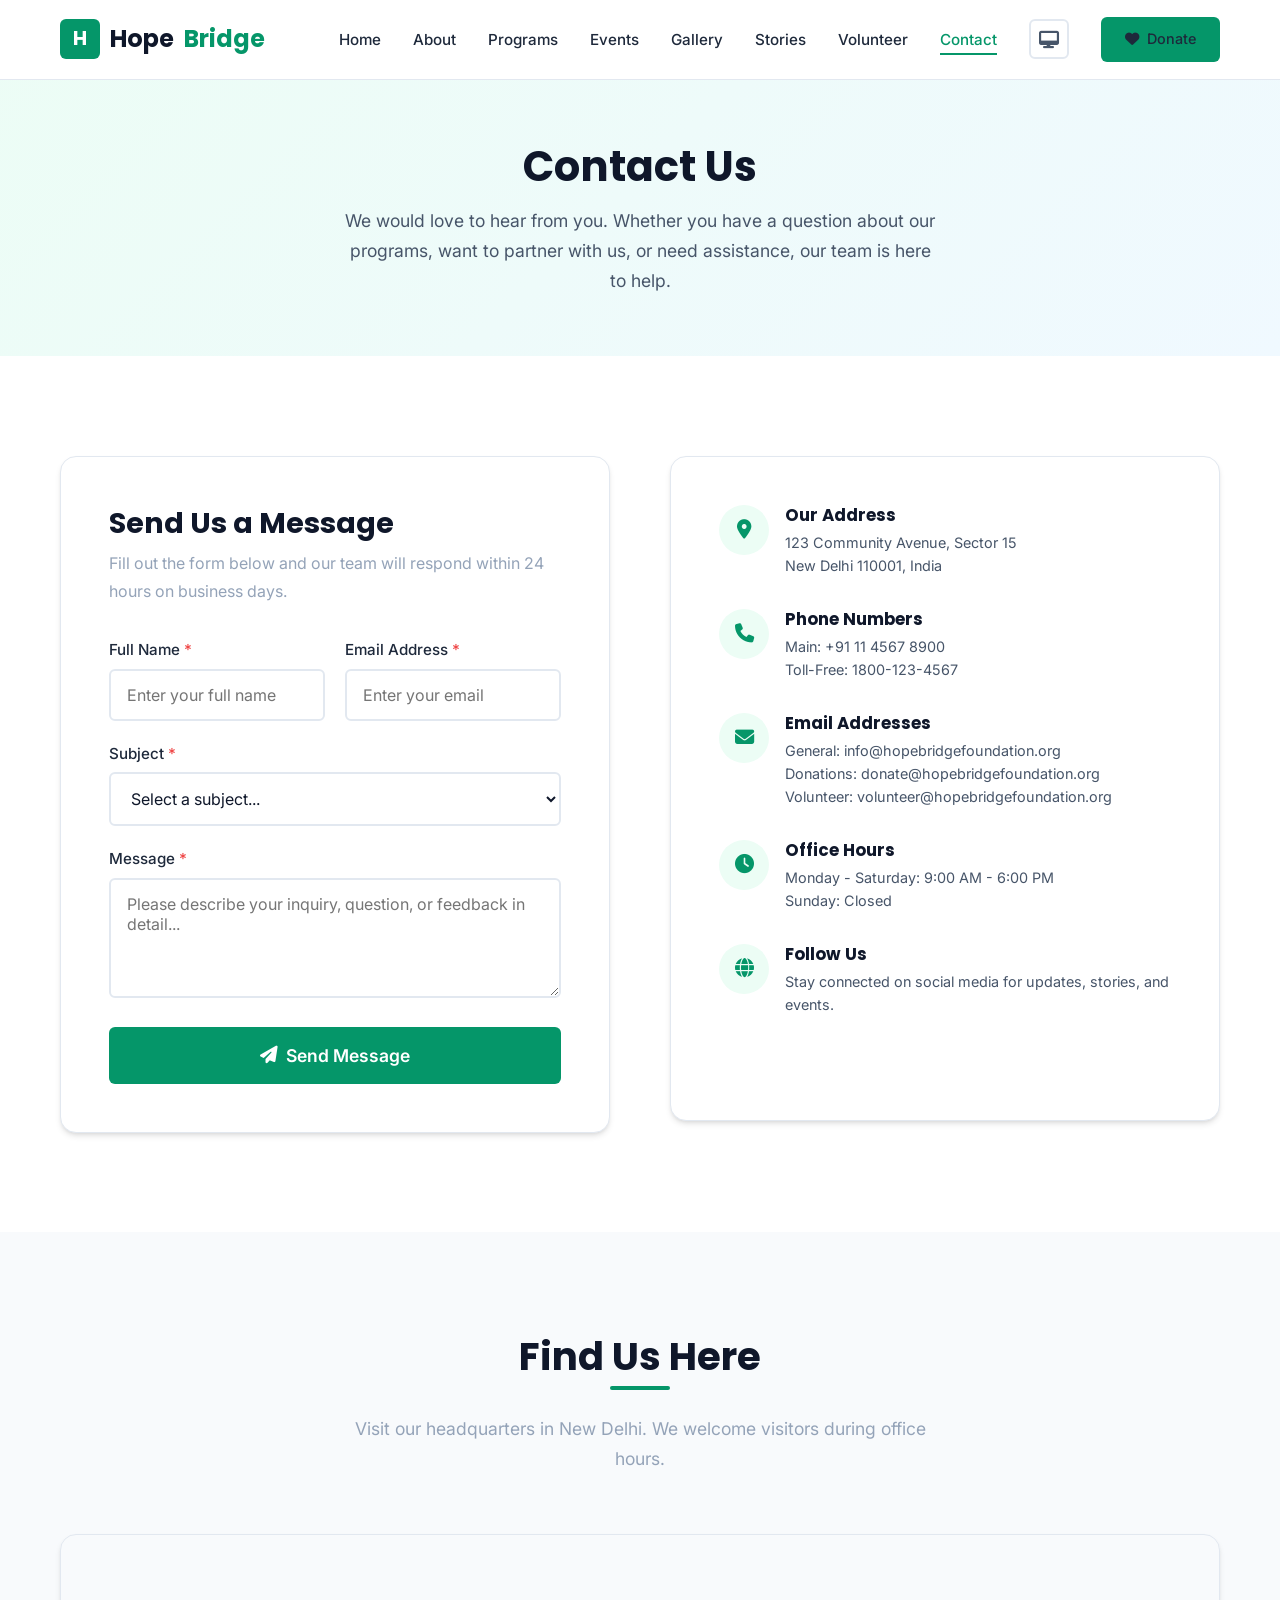
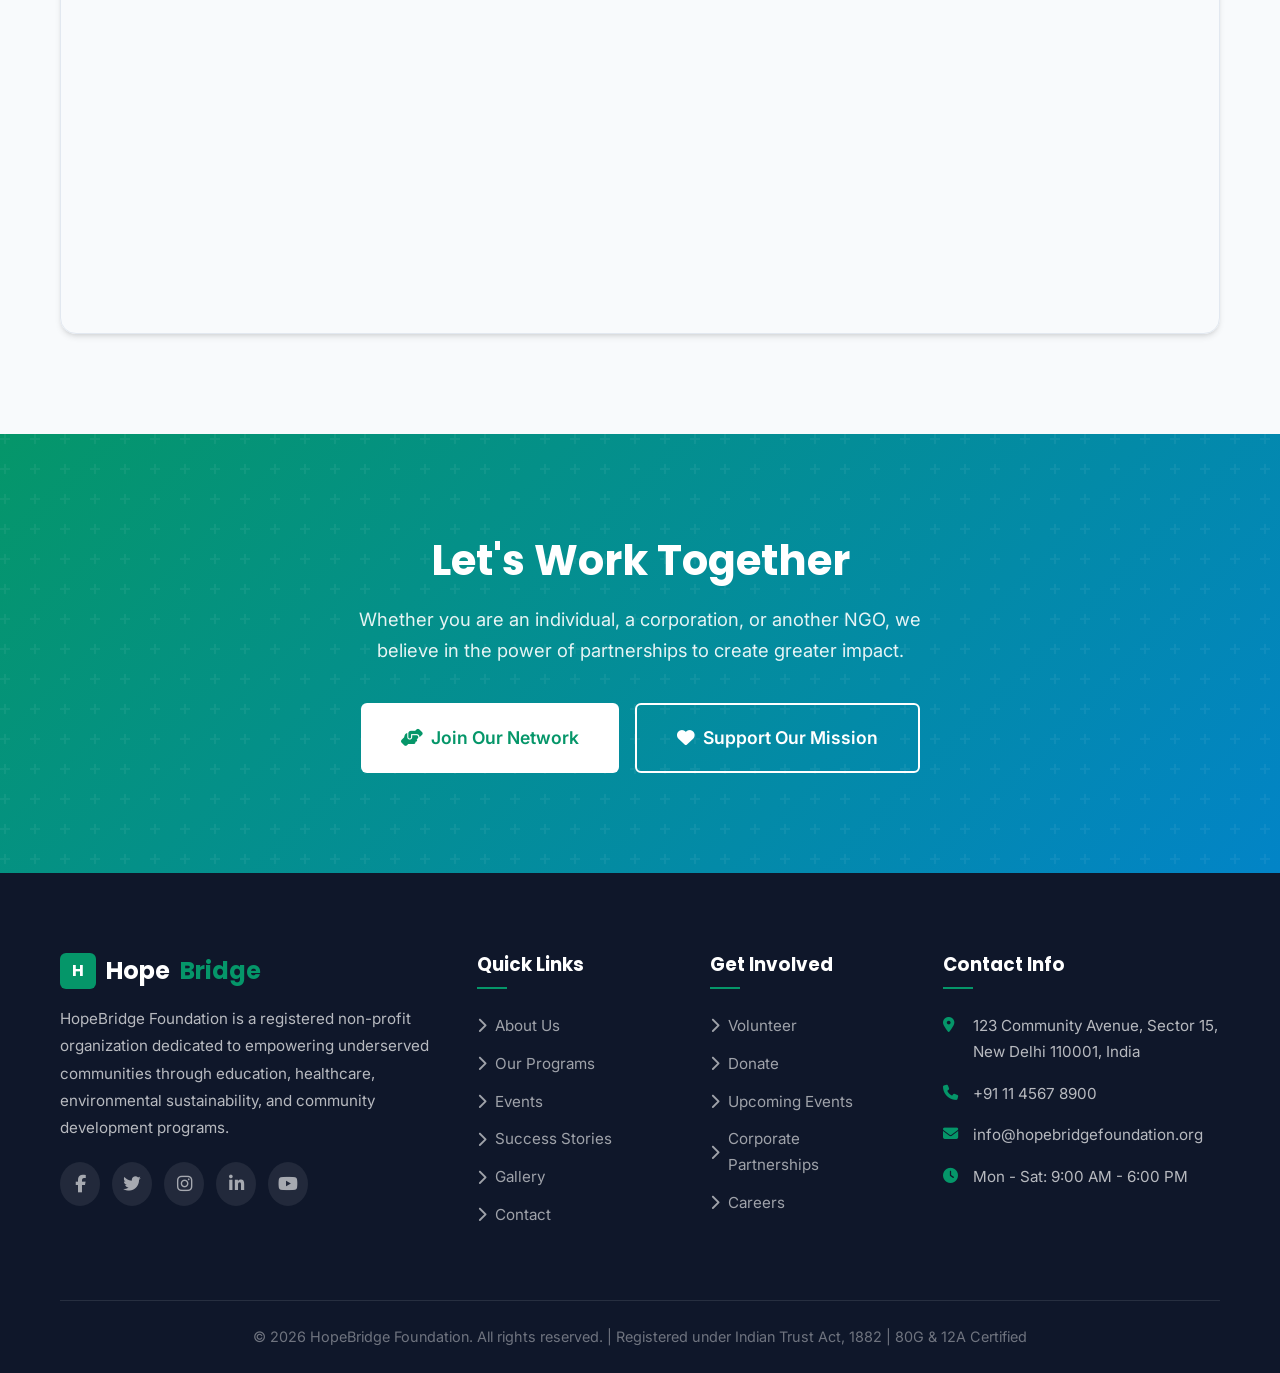
<file: contact.html>
<!DOCTYPE html>
<html lang="en">
<head>
  <meta charset="UTF-8">
  <meta name="viewport" content="width=device-width, initial-scale=1.0">
  <meta name="description" content="Contact HopeBridge Foundation. Reach us by phone, email, or visit our office. We're here to answer your questions about donations, volunteering, and partnerships.">
  <title>Contact Us | HopeBridge Foundation</title>
  <link rel="preconnect" href="https://fonts.googleapis.com">
  <link rel="preconnect" href="https://fonts.gstatic.com" crossorigin>
  <link href="https://fonts.googleapis.com/css2?family=Inter:wght@400;500;600;700&family=Poppins:wght@600;700;800&display=swap" rel="stylesheet">
  <link rel="stylesheet" href="https://cdnjs.cloudflare.com/ajax/libs/font-awesome/6.5.1/css/all.min.css">
  <link rel="stylesheet" href="css/style.css">
  <link rel="stylesheet" href="css/responsive.css">
  <link rel="stylesheet" href="css/theme.css">
  <link rel="icon" type="image/svg+xml" href="data:image/svg+xml,%3Csvg xmlns='http://www.w3.org/2000/svg' viewBox='0 0 100 100'%3E%3Crect width='100' height='100' rx='20' fill='%23059669'/%3E%3Ctext x='50' y='68' font-size='50' text-anchor='middle' fill='white' font-family='Arial' font-weight='bold'%3EH%3C/text%3E%3C/svg%3E">
</head>
<body>
  <nav class="navbar" role="navigation" aria-label="Main navigation">
    <div class="container">
      <a href="index.html" class="nav-brand">
        <div class="brand-icon">H</div>
        Hope<span>Bridge</span>
      </a>
      <ul class="nav-links" id="navLinks">
        <li><a href="index.html">Home</a></li>
        <li><a href="about.html">About</a></li>
        <li><a href="programs.html">Programs</a></li>
        <li><a href="events.html">Events</a></li>
        <li><a href="gallery.html">Gallery</a></li>
        <li><a href="stories.html">Stories</a></li>
        <li><a href="volunteer.html">Volunteer</a></li>
        <li><a href="contact.html" class="active">Contact</a></li>
        <li><button class="theme-toggle" id="themeToggle" aria-label="Light mode">
            <i class="theme-icon fas fa-sun"></i>
            <span class="theme-tooltip">Light mode</span>
          </button></li>
        <li><a href="donate.html" class="btn btn-primary btn-sm"><i class="fas fa-heart"></i> Donate</a></li>
      </ul>
      <button class="nav-toggle" id="navToggle" aria-label="Toggle navigation menu">
        <span></span>
        <span></span>
        <span></span>
      </button>
    </div>
  </nav>

  <section class="page-header">
    <div class="container">
      <h1>Contact Us</h1>
      <p>We would love to hear from you. Whether you have a question about our programs, want to partner with us, or need assistance, our team is here to help.</p>
    </div>
  </section>

  <section class="section">
    <div class="container">
      <div class="form-section">
        <div class="form-container reveal-left">
          <h2>Send Us a Message</h2>
          <p>Fill out the form below and our team will respond within 24 hours on business days.</p>

          <!-- Success Message -->
          <div class="success-message" id="contactSuccess">
            <div class="success-icon"><i class="fas fa-check-circle"></i></div>
            <h3>Message Sent Successfully!</h3>
            <p>Thank you for reaching out. Our team will review your message and get back to you within 24 hours on business days.</p>
            <button class="btn btn-primary" onclick="resetForm('contactForm', 'contactSuccess')">Send Another Message</button>
          </div>

          <form id="contactForm" novalidate>
            <div class="form-row">
              <div class="form-group">
                <label for="contactName">Full Name <span class="required">*</span></label>
                <input type="text" id="contactName" name="contactName" class="form-control" placeholder="Enter your full name" required>
                <div class="error-message" id="contactNameError">Please enter your name.</div>
              </div>
              <div class="form-group">
                <label for="contactEmail">Email Address <span class="required">*</span></label>
                <input type="email" id="contactEmail" name="contactEmail" class="form-control" placeholder="Enter your email" required>
                <div class="error-message" id="contactEmailError">Please enter a valid email address.</div>
              </div>
            </div>
            <div class="form-group">
              <label for="contactSubject">Subject <span class="required">*</span></label>
              <select id="contactSubject" name="contactSubject" class="form-control" required>
                <option value="">Select a subject...</option>
                <option value="donation">Donation Inquiry</option>
                <option value="volunteer">Volunteer Opportunities</option>
                <option value="partnership">Corporate Partnership</option>
                <option value="program">Program Information</option>
                <option value="feedback">Feedback & Suggestions</option>
                <option value="other">Other</option>
              </select>
              <div class="error-message" id="contactSubjectError">Please select a subject.</div>
            </div>
            <div class="form-group">
              <label for="contactMessage">Message <span class="required">*</span></label>
              <textarea id="contactMessage" name="contactMessage" class="form-control" placeholder="Please describe your inquiry, question, or feedback in detail..." required></textarea>
              <div class="error-message" id="contactMessageError">Please enter your message.</div>
            </div>
            <button type="submit" class="btn btn-primary btn-lg" style="width:100%;justify-content:center;"><i class="fas fa-paper-plane"></i> Send Message</button>
          </form>
        </div>

        <div class="form-info reveal-right">
          <div class="form-info-item">
            <div class="form-info-icon"><i class="fas fa-map-marker-alt"></i></div>
            <div class="form-info-text">
              <h4>Our Address</h4>
              <p>123 Community Avenue, Sector 15<br>New Delhi 110001, India</p>
            </div>
          </div>
          <div class="form-info-item">
            <div class="form-info-icon"><i class="fas fa-phone"></i></div>
            <div class="form-info-text">
              <h4>Phone Numbers</h4>
              <p>Main: +91 11 4567 8900<br>Toll-Free: 1800-123-4567</p>
            </div>
          </div>
          <div class="form-info-item">
            <div class="form-info-icon"><i class="fas fa-envelope"></i></div>
            <div class="form-info-text">
              <h4>Email Addresses</h4>
              <p>General: info@hopebridgefoundation.org<br>Donations: donate@hopebridgefoundation.org<br>Volunteer: volunteer@hopebridgefoundation.org</p>
            </div>
          </div>
          <div class="form-info-item">
            <div class="form-info-icon"><i class="fas fa-clock"></i></div>
            <div class="form-info-text">
              <h4>Office Hours</h4>
              <p>Monday - Saturday: 9:00 AM - 6:00 PM<br>Sunday: Closed</p>
            </div>
          </div>
          <div class="form-info-item">
            <div class="form-info-icon"><i class="fas fa-globe"></i></div>
            <div class="form-info-text">
              <h4>Follow Us</h4>
              <p>Stay connected on social media for updates, stories, and events.</p>
              <div class="footer-social" style="margin-top: 12px;">
                <a href="#" aria-label="Facebook"><i class="fab fa-facebook-f"></i></a>
                <a href="#" aria-label="Twitter"><i class="fab fa-twitter"></i></a>
                <a href="#" aria-label="Instagram"><i class="fab fa-instagram"></i></a>
                <a href="#" aria-label="LinkedIn"><i class="fab fa-linkedin-in"></i></a>
                <a href="#" aria-label="YouTube"><i class="fab fa-youtube"></i></a>
              </div>
            </div>
          </div>
        </div>
      </div>
    </div>
  </section>

  <!-- Google Maps Section -->
  <section class="section section-bg">
    <div class="container">
      <div class="section-header reveal">
        <h2>Find Us Here</h2>
        <p>Visit our headquarters in New Delhi. We welcome visitors during office hours.</p>
      </div>
      <div class="map-container reveal">
        <iframe src="https://www.google.com/maps/embed?pb=!1m18!1m12!1m3!1d3502.501286187058!2d77.22054631508158!3d28.61298268242529!2m3!1f0!2f0!3f0!3m2!1i1024!2i768!4f13.1!3m3!1m2!1s0x390ce2daa9eb4d8b%3A0x717f8e3a78d1f0b5!2sIndia%20Gate!5e0!3m2!1sen!2sin!4v1" allowfullscreen loading="lazy" referrerpolicy="no-referrer-when-downgrade" title="HopeBridge Foundation Office Location"></iframe>
      </div>
    </div>
  </section>

  <section class="cta-section">
    <div class="container">
      <h2 class="reveal">Let's Work Together</h2>
      <p class="reveal">Whether you are an individual, a corporation, or another NGO, we believe in the power of partnerships to create greater impact.</p>
      <div class="cta-buttons reveal">
        <a href="volunteer.html" class="btn btn-white btn-lg"><i class="fas fa-hands-helping"></i> Join Our Network</a>
        <a href="donate.html" class="btn btn-outline btn-lg" style="border-color: white; color: white;"><i class="fas fa-heart"></i> Support Our Mission</a>
      </div>
    </div>
  </section>

  <footer class="footer">
    <div class="container">
      <div class="footer-grid">
        <div class="footer-about">
          <h3><div class="brand-icon" style="width:36px;height:36px;font-size:1rem;display:inline-flex;align-items:center;justify-content:center;background:var(--primary);border-radius:6px;color:white;font-weight:700;">H</div> Hope<span>Bridge</span></h3>
          <p>HopeBridge Foundation is a registered non-profit organization dedicated to empowering underserved communities through education, healthcare, environmental sustainability, and community development programs.</p>
          <div class="footer-social">
            <a href="#" aria-label="Facebook"><i class="fab fa-facebook-f"></i></a>
            <a href="#" aria-label="Twitter"><i class="fab fa-twitter"></i></a>
            <a href="#" aria-label="Instagram"><i class="fab fa-instagram"></i></a>
            <a href="#" aria-label="LinkedIn"><i class="fab fa-linkedin-in"></i></a>
            <a href="#" aria-label="YouTube"><i class="fab fa-youtube"></i></a>
          </div>
        </div>
        <div>
          <h4>Quick Links</h4>
          <ul class="footer-links">
            <li><a href="about.html"><i class="fas fa-chevron-right"></i> About Us</a></li>
            <li><a href="programs.html"><i class="fas fa-chevron-right"></i> Our Programs</a></li>
            <li><a href="events.html"><i class="fas fa-chevron-right"></i> Events</a></li>
            <li><a href="stories.html"><i class="fas fa-chevron-right"></i> Success Stories</a></li>
            <li><a href="gallery.html"><i class="fas fa-chevron-right"></i> Gallery</a></li>
            <li><a href="contact.html"><i class="fas fa-chevron-right"></i> Contact</a></li>
          </ul>
        </div>
        <div>
          <h4>Get Involved</h4>
          <ul class="footer-links">
            <li><a href="volunteer.html"><i class="fas fa-chevron-right"></i> Volunteer</a></li>
            <li><a href="donate.html"><i class="fas fa-chevron-right"></i> Donate</a></li>
            <li><a href="events.html"><i class="fas fa-chevron-right"></i> Upcoming Events</a></li>
            <li><a href="#"><i class="fas fa-chevron-right"></i> Corporate Partnerships</a></li>
            <li><a href="#"><i class="fas fa-chevron-right"></i> Careers</a></li>
          </ul>
        </div>
        <div>
          <h4>Contact Info</h4>
          <ul class="footer-contact">
            <li><i class="fas fa-map-marker-alt"></i> 123 Community Avenue, Sector 15, New Delhi 110001, India</li>
            <li><i class="fas fa-phone"></i> +91 11 4567 8900</li>
            <li><i class="fas fa-envelope"></i> info@hopebridgefoundation.org</li>
            <li><i class="fas fa-clock"></i> Mon - Sat: 9:00 AM - 6:00 PM</li>
          </ul>
        </div>
      </div>
      <div class="footer-bottom">
        <p>&copy; 2026 HopeBridge Foundation. All rights reserved. | Registered under Indian Trust Act, 1882 | 80G & 12A Certified</p>
      </div>
    </div>
  </footer>

  <button class="back-to-top" id="backToTop" aria-label="Back to top">
    <i class="fas fa-arrow-up"></i>
  </button>

  <script src="js/main.js"></script>
  <script src="js/animations.js"></script>
  <script src="js/theme.js"></script>
</body>
</html>
</file>
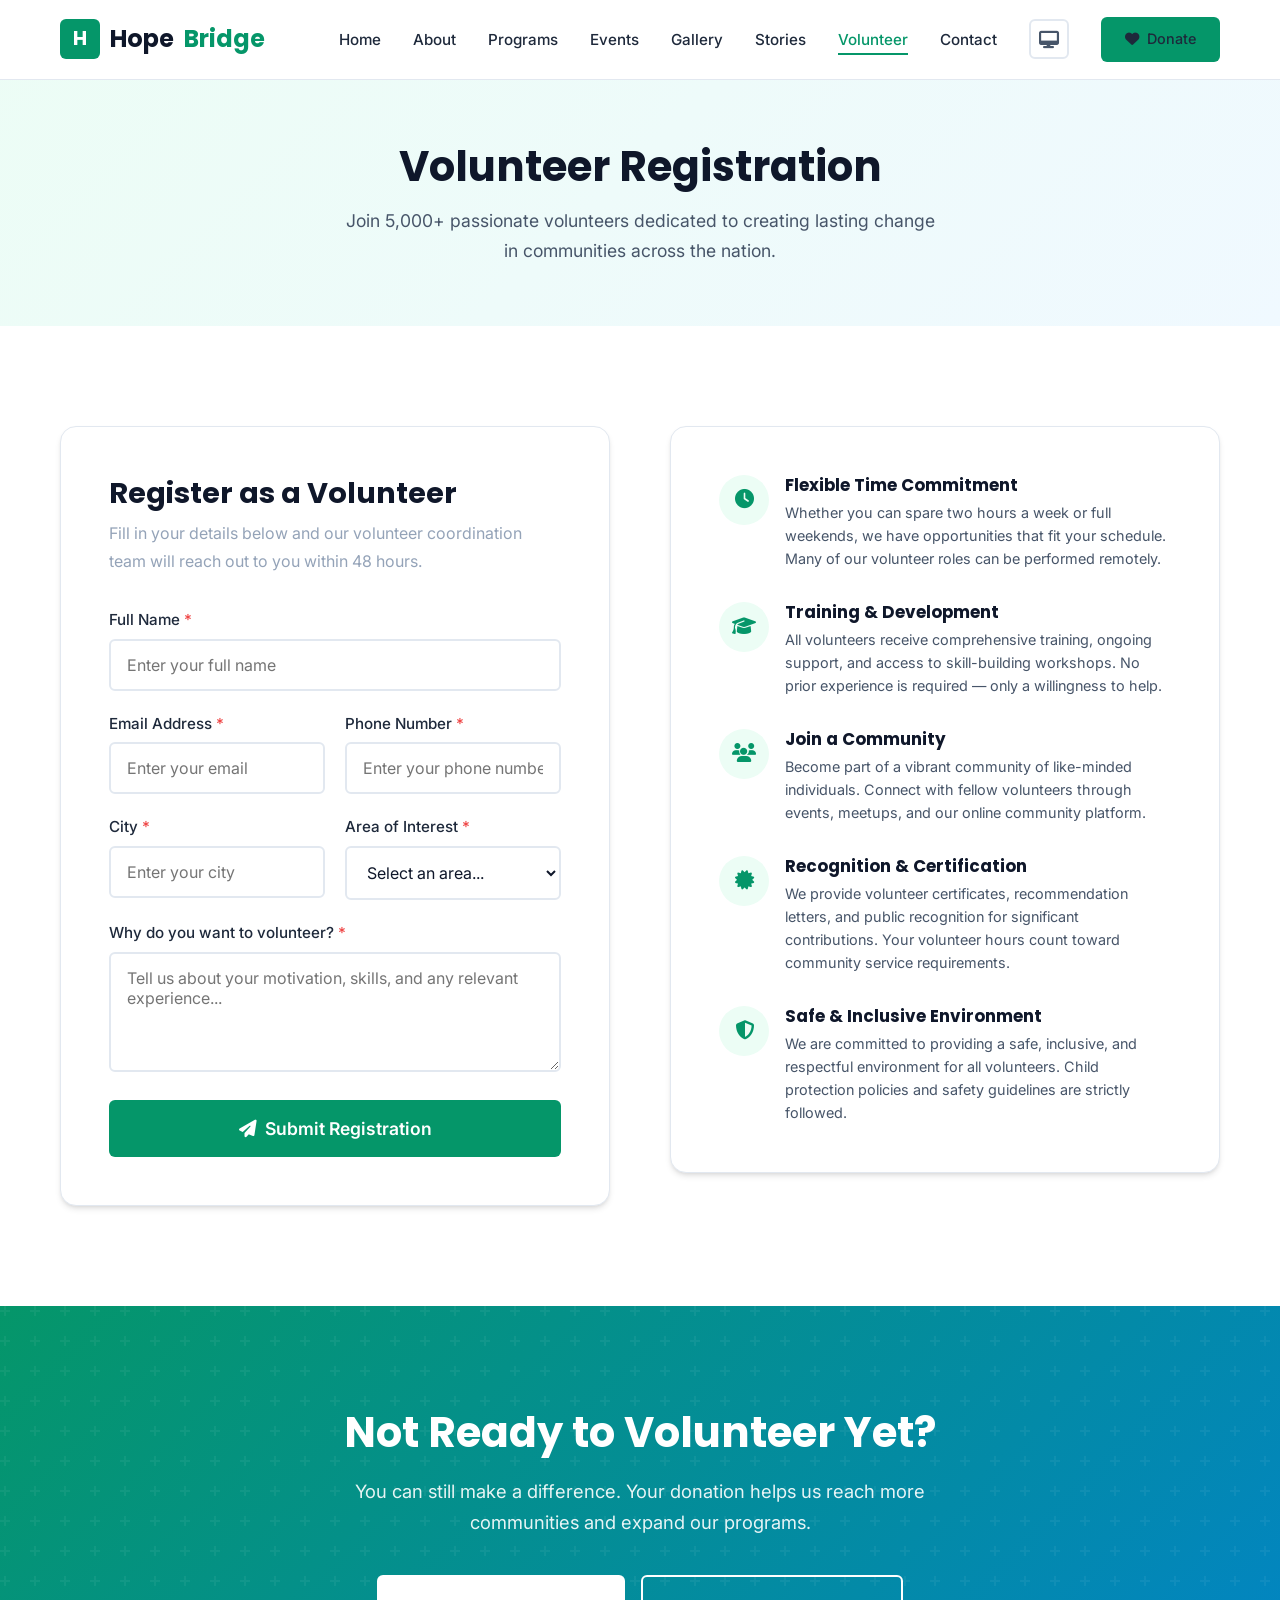
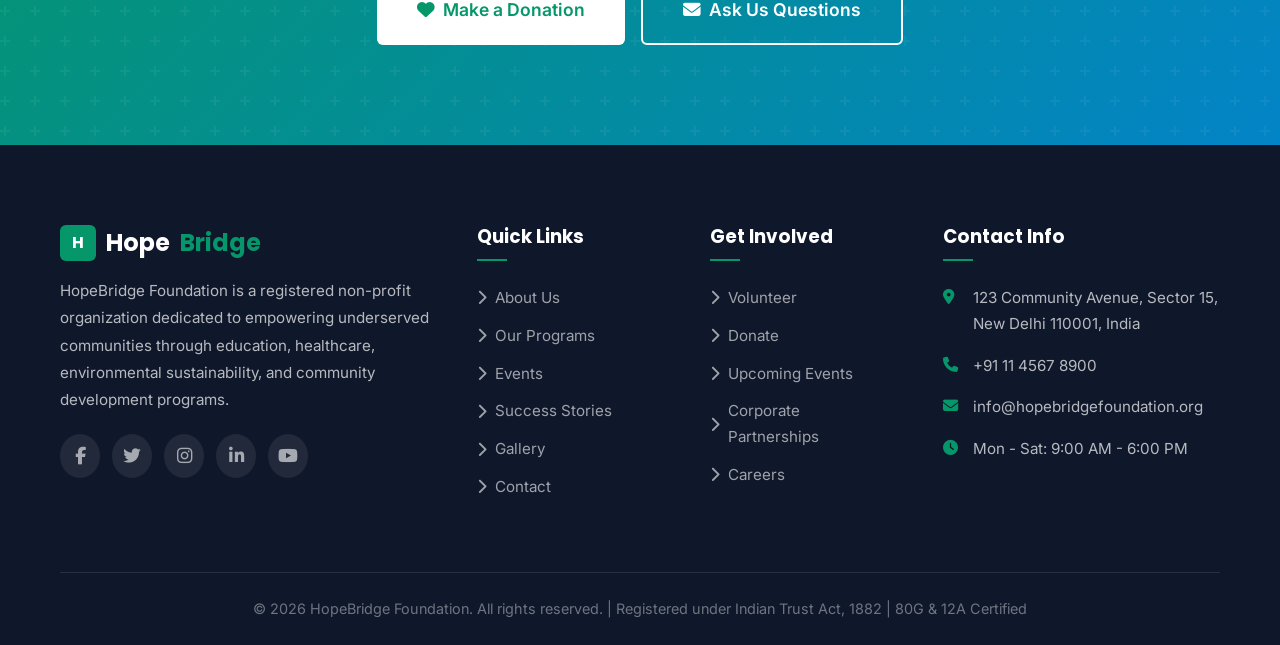
<file: volunteer.html>
<!DOCTYPE html>
<html lang="en">
<head>
  <meta charset="UTF-8">
  <meta name="viewport" content="width=device-width, initial-scale=1.0">
  <meta name="description" content="Register as a volunteer with HopeBridge Foundation. Join our network of 5,000+ volunteers and make a difference in education, healthcare, environment, and community development.">
  <title>Volunteer Registration | HopeBridge Foundation</title>
  <link rel="preconnect" href="https://fonts.googleapis.com">
  <link rel="preconnect" href="https://fonts.gstatic.com" crossorigin>
  <link href="https://fonts.googleapis.com/css2?family=Inter:wght@400;500;600;700&family=Poppins:wght@600;700;800&display=swap" rel="stylesheet">
  <link rel="stylesheet" href="https://cdnjs.cloudflare.com/ajax/libs/font-awesome/6.5.1/css/all.min.css">
  <link rel="stylesheet" href="css/style.css">
  <link rel="stylesheet" href="css/responsive.css">
  <link rel="stylesheet" href="css/theme.css">
  <link rel="icon" type="image/svg+xml" href="data:image/svg+xml,%3Csvg xmlns='http://www.w3.org/2000/svg' viewBox='0 0 100 100'%3E%3Crect width='100' height='100' rx='20' fill='%23059669'/%3E%3Ctext x='50' y='68' font-size='50' text-anchor='middle' fill='white' font-family='Arial' font-weight='bold'%3EH%3C/text%3E%3C/svg%3E">
</head>
<body>
  <nav class="navbar" role="navigation" aria-label="Main navigation">
    <div class="container">
      <a href="index.html" class="nav-brand">
        <div class="brand-icon">H</div>
        Hope<span>Bridge</span>
      </a>
      <ul class="nav-links" id="navLinks">
        <li><a href="index.html">Home</a></li>
        <li><a href="about.html">About</a></li>
        <li><a href="programs.html">Programs</a></li>
        <li><a href="events.html">Events</a></li>
        <li><a href="gallery.html">Gallery</a></li>
        <li><a href="stories.html">Stories</a></li>
        <li><a href="volunteer.html" class="active">Volunteer</a></li>
        <li><a href="contact.html">Contact</a></li>
        <li><button class="theme-toggle" id="themeToggle" aria-label="Light mode">
            <i class="theme-icon fas fa-sun"></i>
            <span class="theme-tooltip">Light mode</span>
          </button></li>
        <li><a href="donate.html" class="btn btn-primary btn-sm"><i class="fas fa-heart"></i> Donate</a></li>
      </ul>
      <button class="nav-toggle" id="navToggle" aria-label="Toggle navigation menu">
        <span></span>
        <span></span>
        <span></span>
      </button>
    </div>
  </nav>

  <section class="page-header">
    <div class="container">
      <h1>Volunteer Registration</h1>
      <p>Join 5,000+ passionate volunteers dedicated to creating lasting change in communities across the nation.</p>
    </div>
  </section>

  <section class="section">
    <div class="container">
      <div class="form-section">
        <div class="form-container reveal-left">
          <h2>Register as a Volunteer</h2>
          <p>Fill in your details below and our volunteer coordination team will reach out to you within 48 hours.</p>

          <!-- Success Message -->
          <div class="success-message" id="volunteerSuccess">
            <div class="success-icon"><i class="fas fa-check-circle"></i></div>
            <h3>Registration Received!</h3>
            <p>Thank you for registering as a volunteer. Our team will contact you within 48 hours with details about upcoming orientation sessions and available opportunities.</p>
            <button class="btn btn-primary" onclick="resetForm('volunteerForm', 'volunteerSuccess')">Register Another Person</button>
          </div>

          <!-- Volunteer Form -->
          <form id="volunteerForm" novalidate>
            <div class="form-group">
              <label for="fullName">Full Name <span class="required">*</span></label>
              <input type="text" id="fullName" name="fullName" class="form-control" placeholder="Enter your full name" required>
              <div class="error-message" id="fullNameError">Please enter your full name.</div>
            </div>

            <div class="form-row">
              <div class="form-group">
                <label for="email">Email Address <span class="required">*</span></label>
                <input type="email" id="email" name="email" class="form-control" placeholder="Enter your email" required>
                <div class="error-message" id="emailError">Please enter a valid email address.</div>
              </div>
              <div class="form-group">
                <label for="phone">Phone Number <span class="required">*</span></label>
                <input type="tel" id="phone" name="phone" class="form-control" placeholder="Enter your phone number" required>
                <div class="error-message" id="phoneError">Please enter a valid phone number.</div>
              </div>
            </div>

            <div class="form-row">
              <div class="form-group">
                <label for="city">City <span class="required">*</span></label>
                <input type="text" id="city" name="city" class="form-control" placeholder="Enter your city" required>
                <div class="error-message" id="cityError">Please enter your city.</div>
              </div>
              <div class="form-group">
                <label for="interest">Area of Interest <span class="required">*</span></label>
                <select id="interest" name="interest" class="form-control" required>
                  <option value="">Select an area...</option>
                  <option value="education">Education & Tutoring</option>
                  <option value="healthcare">Healthcare & Medical</option>
                  <option value="environment">Environment & Conservation</option>
                  <option value="community">Community Development</option>
                  <option value="fundraising">Fundraising & Events</option>
                  <option value="admin">Administrative Support</option>
                  <option value="digital">Digital & Social Media</option>
                  <option value="other">Other</option>
                </select>
                <div class="error-message" id="interestError">Please select an area of interest.</div>
              </div>
            </div>

            <div class="form-group">
              <label for="message">Why do you want to volunteer? <span class="required">*</span></label>
              <textarea id="message" name="message" class="form-control" placeholder="Tell us about your motivation, skills, and any relevant experience..." required></textarea>
              <div class="error-message" id="messageError">Please share why you'd like to volunteer.</div>
            </div>

            <button type="submit" class="btn btn-primary btn-lg" style="width:100%;justify-content:center;"><i class="fas fa-paper-plane"></i> Submit Registration</button>
          </form>
        </div>

        <div class="form-info reveal-right">
          <div class="form-info-item">
            <div class="form-info-icon"><i class="fas fa-clock"></i></div>
            <div class="form-info-text">
              <h4>Flexible Time Commitment</h4>
              <p>Whether you can spare two hours a week or full weekends, we have opportunities that fit your schedule. Many of our volunteer roles can be performed remotely.</p>
            </div>
          </div>
          <div class="form-info-item">
            <div class="form-info-icon"><i class="fas fa-graduation-cap"></i></div>
            <div class="form-info-text">
              <h4>Training & Development</h4>
              <p>All volunteers receive comprehensive training, ongoing support, and access to skill-building workshops. No prior experience is required — only a willingness to help.</p>
            </div>
          </div>
          <div class="form-info-item">
            <div class="form-info-icon"><i class="fas fa-users"></i></div>
            <div class="form-info-text">
              <h4>Join a Community</h4>
              <p>Become part of a vibrant community of like-minded individuals. Connect with fellow volunteers through events, meetups, and our online community platform.</p>
            </div>
          </div>
          <div class="form-info-item">
            <div class="form-info-icon"><i class="fas fa-certificate"></i></div>
            <div class="form-info-text">
              <h4>Recognition & Certification</h4>
              <p>We provide volunteer certificates, recommendation letters, and public recognition for significant contributions. Your volunteer hours count toward community service requirements.</p>
            </div>
          </div>
          <div class="form-info-item">
            <div class="form-info-icon"><i class="fas fa-shield-alt"></i></div>
            <div class="form-info-text">
              <h4>Safe & Inclusive Environment</h4>
              <p>We are committed to providing a safe, inclusive, and respectful environment for all volunteers. Child protection policies and safety guidelines are strictly followed.</p>
            </div>
          </div>
        </div>
      </div>
    </div>
  </section>

  <section class="cta-section">
    <div class="container">
      <h2 class="reveal">Not Ready to Volunteer Yet?</h2>
      <p class="reveal">You can still make a difference. Your donation helps us reach more communities and expand our programs.</p>
      <div class="cta-buttons reveal">
        <a href="donate.html" class="btn btn-white btn-lg"><i class="fas fa-heart"></i> Make a Donation</a>
        <a href="contact.html" class="btn btn-outline btn-lg" style="border-color: white; color: white;"><i class="fas fa-envelope"></i> Ask Us Questions</a>
      </div>
    </div>
  </section>

  <footer class="footer">
    <div class="container">
      <div class="footer-grid">
        <div class="footer-about">
          <h3><div class="brand-icon" style="width:36px;height:36px;font-size:1rem;display:inline-flex;align-items:center;justify-content:center;background:var(--primary);border-radius:6px;color:white;font-weight:700;">H</div> Hope<span>Bridge</span></h3>
          <p>HopeBridge Foundation is a registered non-profit organization dedicated to empowering underserved communities through education, healthcare, environmental sustainability, and community development programs.</p>
          <div class="footer-social">
            <a href="#" aria-label="Facebook"><i class="fab fa-facebook-f"></i></a>
            <a href="#" aria-label="Twitter"><i class="fab fa-twitter"></i></a>
            <a href="#" aria-label="Instagram"><i class="fab fa-instagram"></i></a>
            <a href="#" aria-label="LinkedIn"><i class="fab fa-linkedin-in"></i></a>
            <a href="#" aria-label="YouTube"><i class="fab fa-youtube"></i></a>
          </div>
        </div>
        <div>
          <h4>Quick Links</h4>
          <ul class="footer-links">
            <li><a href="about.html"><i class="fas fa-chevron-right"></i> About Us</a></li>
            <li><a href="programs.html"><i class="fas fa-chevron-right"></i> Our Programs</a></li>
            <li><a href="events.html"><i class="fas fa-chevron-right"></i> Events</a></li>
            <li><a href="stories.html"><i class="fas fa-chevron-right"></i> Success Stories</a></li>
            <li><a href="gallery.html"><i class="fas fa-chevron-right"></i> Gallery</a></li>
            <li><a href="contact.html"><i class="fas fa-chevron-right"></i> Contact</a></li>
          </ul>
        </div>
        <div>
          <h4>Get Involved</h4>
          <ul class="footer-links">
            <li><a href="volunteer.html"><i class="fas fa-chevron-right"></i> Volunteer</a></li>
            <li><a href="donate.html"><i class="fas fa-chevron-right"></i> Donate</a></li>
            <li><a href="events.html"><i class="fas fa-chevron-right"></i> Upcoming Events</a></li>
            <li><a href="#"><i class="fas fa-chevron-right"></i> Corporate Partnerships</a></li>
            <li><a href="#"><i class="fas fa-chevron-right"></i> Careers</a></li>
          </ul>
        </div>
        <div>
          <h4>Contact Info</h4>
          <ul class="footer-contact">
            <li><i class="fas fa-map-marker-alt"></i> 123 Community Avenue, Sector 15, New Delhi 110001, India</li>
            <li><i class="fas fa-phone"></i> +91 11 4567 8900</li>
            <li><i class="fas fa-envelope"></i> info@hopebridgefoundation.org</li>
            <li><i class="fas fa-clock"></i> Mon - Sat: 9:00 AM - 6:00 PM</li>
          </ul>
        </div>
      </div>
      <div class="footer-bottom">
        <p>&copy; 2026 HopeBridge Foundation. All rights reserved. | Registered under Indian Trust Act, 1882 | 80G & 12A Certified</p>
      </div>
    </div>
  </footer>

  <button class="back-to-top" id="backToTop" aria-label="Back to top">
    <i class="fas fa-arrow-up"></i>
  </button>

  <script src="js/main.js"></script>
  <script src="js/animations.js"></script>
  <script src="js/theme.js"></script>
</body>
</html>
</file>
<file: css/style.css>
/* ============================================
   HOPEBRIDGE FOUNDATION - Main Stylesheet
   ============================================ */

/* ===== CSS Variables ===== */
:root {
  --primary: #059669;
  --primary-dark: #047857;
  --primary-light: #10b981;
  --primary-bg: #ecfdf5;
  --secondary: #0284c7;
  --secondary-dark: #0369a1;
  --secondary-light: #38bdf8;
  --secondary-bg: #f0f9ff;
  --accent: #f59e0b;
  --accent-dark: #d97706;
  --accent-bg: #fffbeb;
  --dark: #0f172a;
  --dark-2: #1e293b;
  --text: #475569;
  --text-light: #94a3b8;
  --border: #e2e8f0;
  --bg-light: #f8fafc;
  --white: #ffffff;
  --danger: #ef4444;
  --success: #22c55e;
  --shadow-sm: 0 1px 2px rgba(0,0,0,0.05);
  --shadow: 0 4px 6px -1px rgba(0,0,0,0.1), 0 2px 4px -2px rgba(0,0,0,0.1);
  --shadow-lg: 0 10px 15px -3px rgba(0,0,0,0.1), 0 4px 6px -4px rgba(0,0,0,0.1);
  --shadow-xl: 0 20px 25px -5px rgba(0,0,0,0.1), 0 8px 10px -6px rgba(0,0,0,0.1);
  --radius-sm: 6px;
  --radius: 10px;
  --radius-lg: 16px;
  --radius-xl: 24px;
  --transition: all 0.3s ease;
  --font-heading: 'Poppins', sans-serif;
  --font-body: 'Inter', sans-serif;
  --max-width: 1200px;
  --header-height: 80px;
}

/* ===== Reset & Base ===== */
*, *::before, *::after {
  margin: 0;
  padding: 0;
  box-sizing: border-box;
}

html {
  scroll-behavior: smooth;
  scroll-padding-top: var(--header-height);
}

body {
  font-family: var(--font-body);
  color: var(--text);
  line-height: 1.7;
  overflow-x: hidden;
  -webkit-font-smoothing: antialiased;
}

h1, h2, h3, h4, h5, h6 {
  font-family: var(--font-heading);
  color: var(--dark);
  line-height: 1.3;
  font-weight: 700;
}

a {
  text-decoration: none;
  color: inherit;
  transition: var(--transition);
}

ul {
  list-style: none;
}

img {
  max-width: 100%;
  height: auto;
  display: block;
}

.container {
  width: 100%;
  max-width: var(--max-width);
  margin: 0 auto;
  padding: 0 20px;
}

.section {
  padding: 100px 0;
}

.section-header {
  text-align: center;
  margin-bottom: 60px;
}

.section-header h2 {
  font-size: 2.4rem;
  margin-bottom: 16px;
  position: relative;
  display: inline-block;
}

.section-header h2::after {
  content: '';
  position: absolute;
  bottom: -8px;
  left: 50%;
  transform: translateX(-50%);
  width: 60px;
  height: 4px;
  background: var(--primary);
  border-radius: 2px;
}

.section-header p {
  font-size: 1.1rem;
  color: var(--text-light);
  max-width: 600px;
  margin: 16px auto 0;
}

.section-bg {
  background: var(--bg-light);
}

/* ===== Buttons ===== */
.btn {
  display: inline-flex;
  align-items: center;
  gap: 8px;
  padding: 14px 32px;
  border-radius: var(--radius-sm);
  font-family: var(--font-body);
  font-size: 1rem;
  font-weight: 600;
  cursor: pointer;
  transition: var(--transition);
  border: none;
  outline: none;
  position: relative;
  overflow: hidden;
}

.btn-primary {
  background: var(--primary);
  color: var(--white);
}

.btn-primary:hover {
  background: var(--primary-dark);
  transform: translateY(-2px);
  box-shadow: var(--shadow-lg);
}

.btn-secondary {
  background: var(--secondary);
  color: var(--white);
}

.btn-secondary:hover {
  background: var(--secondary-dark);
  transform: translateY(-2px);
  box-shadow: var(--shadow-lg);
}

.btn-outline {
  background: transparent;
  color: var(--primary);
  border: 2px solid var(--primary);
}

.btn-outline:hover {
  background: var(--primary);
  color: var(--white);
  transform: translateY(-2px);
}

.btn-white {
  background: var(--white);
  color: var(--primary);
}

.btn-white:hover {
  background: var(--bg-light);
  transform: translateY(-2px);
  box-shadow: var(--shadow-lg);
}

.btn-lg {
  padding: 18px 40px;
  font-size: 1.1rem;
}

.btn-sm {
  padding: 10px 20px;
  font-size: 0.9rem;
}

/* ===== Navigation ===== */
.navbar {
  position: fixed;
  top: 0;
  left: 0;
  width: 100%;
  z-index: 1000;
  background: var(--white);
  border-bottom: 1px solid var(--border);
  transition: var(--transition);
  height: var(--header-height);
}

.navbar.scrolled {
  box-shadow: var(--shadow-lg);
}

.navbar .container {
  display: flex;
  align-items: center;
  justify-content: space-between;
  height: 100%;
}

.nav-brand {
  display: flex;
  align-items: center;
  gap: 10px;
  font-family: var(--font-heading);
  font-size: 1.5rem;
  font-weight: 700;
  color: var(--dark);
}

.nav-brand .brand-icon {
  width: 40px;
  height: 40px;
  background: var(--primary);
  border-radius: var(--radius-sm);
  display: flex;
  align-items: center;
  justify-content: center;
  color: var(--white);
  font-size: 1.2rem;
  font-weight: 700;
}

.nav-brand span {
  color: var(--primary);
}

.nav-links {
  display: flex;
  align-items: center;
  gap: 32px;
}

.nav-links a {
  font-size: 0.95rem;
  font-weight: 500;
  color: var(--dark-2);
  position: relative;
  padding: 4px 0;
}

.nav-links a::after {
  content: '';
  position: absolute;
  bottom: -2px;
  left: 0;
  width: 0;
  height: 2px;
  background: var(--primary);
  transition: var(--transition);
}

.nav-links a:hover::after,
.nav-links a.active::after {
  width: 100%;
}

.nav-links a:hover {
  color: var(--primary);
}

.nav-links a.active {
  color: var(--primary);
}

.nav-links .btn {
  padding: 10px 24px;
  font-size: 0.9rem;
}

.nav-toggle {
  display: none;
  flex-direction: column;
  gap: 5px;
  cursor: pointer;
  padding: 4px;
  background: none;
  border: none;
}

.nav-toggle span {
  display: block;
  width: 25px;
  height: 2.5px;
  background: var(--dark);
  border-radius: 2px;
  transition: var(--transition);
}

/* ===== Hero Section ===== */
.hero {
  min-height: 100vh;
  display: flex;
  align-items: center;
  padding-top: var(--header-height);
  background: linear-gradient(135deg, var(--primary-bg) 0%, var(--secondary-bg) 100%);
  position: relative;
  overflow: hidden;
}

.hero::before {
  content: '';
  position: absolute;
  top: -50%;
  right: -20%;
  width: 600px;
  height: 600px;
  background: radial-gradient(circle, rgba(5,150,105,0.08) 0%, transparent 70%);
  border-radius: 50%;
}

.hero::after {
  content: '';
  position: absolute;
  bottom: -30%;
  left: -10%;
  width: 400px;
  height: 400px;
  background: radial-gradient(circle, rgba(2,132,199,0.08) 0%, transparent 70%);
  border-radius: 50%;
}

.hero .container:first-of-type {
  display: grid;
  grid-template-columns: 1.4fr 1.2fr 0.8fr;
  gap: 40px;
  align-items: center;
  position: relative;
  z-index: 1;
}

.hero-content h1 {
  font-size: 3.5rem;
  margin-bottom: 20px;
  line-height: 1.2;
}

.hero-content h1 span {
  color: var(--primary);
}

.hero-content p {
  font-size: 1.15rem;
  color: var(--text);
  margin-bottom: 36px;
  max-width: 540px;
  line-height: 1.8;
}

.hero-buttons {
  display: flex;
  gap: 16px;
  flex-wrap: wrap;
}

.hero-image {
  position: relative;
}

.hero-image img {
  border-radius: var(--radius-lg);
  box-shadow: var(--shadow-xl);
  width: 100%;
  height: 500px;
  object-fit: cover;
}

.hero-stats {
  display: grid;
  grid-template-columns: repeat(3, 1fr);
  gap: 24px;
  margin-top: 60px;
  position: relative;
  z-index: 1;
}

.hero-stat {
  text-align: center;
  padding: 20px;
  background: var(--white);
  border-radius: var(--radius);
  box-shadow: var(--shadow);
}

.hero-stat h3 {
  font-size: 2rem;
  color: var(--primary);
  margin-bottom: 4px;
}

.hero-stat p {
  font-size: 0.9rem;
  color: var(--text-light);
  margin-bottom: 0;
}

/* ===== Hero Decorative Panel ===== */
.hero-decorative {
  position: relative;
  display: flex;
  align-items: center;
  justify-content: center;
  height: 100%;
}

.deco-card {
  background: rgba(255, 255, 255, 0.55);
  backdrop-filter: blur(16px);
  -webkit-backdrop-filter: blur(16px);
  border: 1px solid rgba(255, 255, 255, 0.25);
  border-radius: var(--radius-xl);
  padding: 24px 20px;
  width: 100%;
  max-width: 260px;
  box-shadow: 0 8px 32px rgba(0, 0, 0, 0.06);
  position: relative;
  z-index: 1;
}

.deco-card-header {
  font-family: var(--font-heading);
  font-size: 0.7rem;
  font-weight: 700;
  text-transform: uppercase;
  letter-spacing: 2px;
  color: var(--primary);
  text-align: center;
  margin-bottom: 16px;
}

.deco-card-grid {
  display: grid;
  grid-template-columns: 1fr 1fr;
  gap: 10px;
}

.deco-card-item {
  display: flex;
  flex-direction: column;
  align-items: center;
  gap: 6px;
  padding: 12px 8px;
  background: rgba(255, 255, 255, 0.45);
  border-radius: var(--radius);
  border: 1px solid rgba(255, 255, 255, 0.15);
  text-align: center;
  transition: var(--transition);
}

.deco-card-item:hover {
  background: rgba(255, 255, 255, 0.7);
  transform: translateY(-2px);
}

.deco-card-item .deco-card-icon {
  width: 36px;
  height: 36px;
  display: flex;
  align-items: center;
  justify-content: center;
  font-size: 1rem;
  color: var(--primary);
  background: var(--primary-bg);
  border-radius: 50%;
  transition: var(--transition);
}

.deco-card-item span {
  font-size: 0.68rem;
  font-weight: 600;
  color: var(--dark);
  line-height: 1.2;
  letter-spacing: 0.3px;
}

/* Floating decorative icons */
.deco-float {
  position: absolute;
  font-size: 1.6rem;
  color: var(--primary);
  opacity: 0.15;
  pointer-events: none;
  animation: decoFloat 5s ease-in-out infinite;
  z-index: 0;
}

.deco-float.f1 {
  top: 6%;
  right: 0;
  animation-delay: 0s;
  font-size: 1.8rem;
}

.deco-float.f2 {
  bottom: 8%;
  left: 0;
  animation-delay: 2.5s;
  color: var(--secondary);
  font-size: 1.4rem;
}

.deco-float.f3 {
  top: 45%;
  right: -8%;
  animation-delay: 1.2s;
  color: var(--accent);
  font-size: 1.2rem;
  opacity: 0.1;
}

@keyframes decoFloat {
  0%, 100% { transform: translateY(0) scale(1); }
  50% { transform: translateY(-12px) scale(1.05); }
}

/* ===== Mission Section ===== */
.mission-grid {
  display: grid;
  grid-template-columns: repeat(3, 1fr);
  gap: 32px;
}

.mission-card {
  text-align: center;
  padding: 40px 28px;
  background: var(--white);
  border-radius: var(--radius-lg);
  box-shadow: var(--shadow);
  transition: var(--transition);
  border: 1px solid var(--border);
}

.mission-card:hover {
  transform: translateY(-8px);
  box-shadow: var(--shadow-xl);
  border-color: var(--primary);
}

.mission-icon {
  width: 70px;
  height: 70px;
  margin: 0 auto 24px;
  background: var(--primary-bg);
  border-radius: 50%;
  display: flex;
  align-items: center;
  justify-content: center;
  font-size: 1.8rem;
  color: var(--primary);
  transition: var(--transition);
}

.mission-card:hover .mission-icon {
  background: var(--primary);
  color: var(--white);
}

.mission-card h3 {
  font-size: 1.3rem;
  margin-bottom: 12px;
}

.mission-card p {
  font-size: 0.95rem;
  color: var(--text);
  line-height: 1.7;
}

/* ===== Counter Section ===== */
.counters {
  background: linear-gradient(135deg, var(--primary) 0%, var(--primary-dark) 100%);
  padding: 80px 0;
}

.counters .section-header h2 {
  color: var(--white);
}

.counters .section-header h2::after {
  background: var(--white);
}

.counters .section-header p {
  color: rgba(255,255,255,0.8);
}

.counter-grid {
  display: grid;
  grid-template-columns: repeat(4, 1fr);
  gap: 32px;
}

.counter-item {
  text-align: center;
  padding: 32px 20px;
  background: rgba(255,255,255,0.1);
  border-radius: var(--radius);
  backdrop-filter: blur(10px);
  border: 1px solid rgba(255,255,255,0.15);
  transition: var(--transition);
}

.counter-item:hover {
  background: rgba(255,255,255,0.15);
  transform: translateY(-4px);
}

.counter-item .counter-icon {
  font-size: 2.5rem;
  margin-bottom: 16px;
  color: rgba(255,255,255,0.9);
}

.counter-item .counter-number {
  font-family: var(--font-heading);
  font-size: 2.8rem;
  font-weight: 700;
  color: var(--white);
  margin-bottom: 8px;
}

.counter-item .counter-label {
  font-size: 1rem;
  color: rgba(255,255,255,0.8);
  font-weight: 500;
}

/* ===== Programs Section ===== */
.programs-grid {
  display: grid;
  grid-template-columns: repeat(2, 1fr);
  gap: 32px;
}

.program-card {
  background: var(--white);
  border-radius: var(--radius-lg);
  overflow: hidden;
  box-shadow: var(--shadow);
  border: 1px solid var(--border);
  transition: var(--transition);
}

.program-card:hover {
  transform: translateY(-6px);
  box-shadow: var(--shadow-xl);
}

.program-card-image {
  height: 240px;
  overflow: hidden;
}

.program-card-image img {
  width: 100%;
  height: 100%;
  object-fit: cover;
  transition: var(--transition);
}

.program-card:hover .program-card-image img {
  transform: scale(1.05);
}

.program-card-body {
  padding: 32px;
}

.program-card-body .program-icon {
  width: 50px;
  height: 50px;
  background: var(--primary-bg);
  border-radius: var(--radius);
  display: flex;
  align-items: center;
  justify-content: center;
  font-size: 1.4rem;
  color: var(--primary);
  margin-bottom: 16px;
}

.program-card-body h3 {
  font-size: 1.4rem;
  margin-bottom: 12px;
}

.program-card-body p {
  font-size: 0.95rem;
  color: var(--text);
  margin-bottom: 20px;
  line-height: 1.7;
}

/* ===== Stories Preview ===== */
.stories-preview {
  display: grid;
  grid-template-columns: repeat(3, 1fr);
  gap: 32px;
}

.story-card {
  background: var(--white);
  border-radius: var(--radius-lg);
  overflow: hidden;
  box-shadow: var(--shadow);
  border: 1px solid var(--border);
  transition: var(--transition);
}

.story-card:hover {
  transform: translateY(-6px);
  box-shadow: var(--shadow-xl);
}

.story-card-image {
  height: 240px;
  overflow: hidden;
}

.story-card-image img {
  width: 100%;
  height: 100%;
  object-fit: cover;
  transition: var(--transition);
}

.story-card:hover .story-card-image img {
  transform: scale(1.05);
}

.story-card-body {
  padding: 28px;
}

.story-card-body .story-quote {
  color: var(--primary);
  font-size: 1.2rem;
  margin-bottom: 12px;
}

.story-card-body p {
  font-size: 0.95rem;
  color: var(--text);
  line-height: 1.7;
  margin-bottom: 16px;
  font-style: italic;
}

.story-author {
  display: flex;
  align-items: center;
  gap: 12px;
  padding-top: 16px;
  border-top: 1px solid var(--border);
}

.story-author img {
  width: 48px;
  height: 48px;
  border-radius: 50%;
  object-fit: cover;
}

.story-author-info h4 {
  font-size: 1rem;
  margin-bottom: 2px;
}

.story-author-info span {
  font-size: 0.85rem;
  color: var(--text-light);
}

/* ===== CTA Section ===== */
.cta-section {
  background: linear-gradient(135deg, var(--primary) 0%, var(--secondary) 100%);
  padding: 100px 0;
  text-align: center;
  position: relative;
  overflow: hidden;
}

.cta-section::before {
  content: '';
  position: absolute;
  top: 0;
  left: 0;
  right: 0;
  bottom: 0;
  background: url("data:image/svg+xml,%3Csvg width='60' height='60' viewBox='0 0 60 60' xmlns='http://www.w3.org/2000/svg'%3E%3Cg fill='none' fill-rule='evenodd'%3E%3Cg fill='%23ffffff' fill-opacity='0.05'%3E%3Cpath d='M36 34v-4h-2v4h-4v2h4v4h2v-4h4v-2h-4zm0-30V0h-2v4h-4v2h4v4h2V6h4V4h-4zM6 34v-4H4v4H0v2h4v4h2v-4h4v-2H6zM6 4V0H4v4H0v2h4v4h2V6h4V4H6z'/%3E%3C/g%3E%3C/g%3E%3C/svg%3E");
}

.cta-section h2 {
  font-size: 2.6rem;
  color: var(--white);
  margin-bottom: 16px;
  position: relative;
}

.cta-section p {
  font-size: 1.15rem;
  color: rgba(255,255,255,0.9);
  margin-bottom: 36px;
  max-width: 600px;
  margin-left: auto;
  margin-right: auto;
  position: relative;
}

.cta-buttons {
  display: flex;
  gap: 16px;
  justify-content: center;
  flex-wrap: wrap;
  position: relative;
}

/* ===== Testimonials ===== */
.testimonials {
  overflow: hidden;
}

.testimonial-slider {
  display: flex;
  gap: 32px;
  transition: transform 0.5s ease;
  overflow-x: auto;
  scroll-snap-type: x mandatory;
  -webkit-overflow-scrolling: touch;
  padding-bottom: 20px;
}

.testimonial-slider::-webkit-scrollbar {
  height: 6px;
}

.testimonial-slider::-webkit-scrollbar-track {
  background: var(--border);
  border-radius: 3px;
}

.testimonial-slider::-webkit-scrollbar-thumb {
  background: var(--primary);
  border-radius: 3px;
}

.testimonial-card {
  flex: 0 0 380px;
  scroll-snap-align: start;
  background: var(--white);
  border-radius: var(--radius-lg);
  padding: 36px;
  box-shadow: var(--shadow);
  border: 1px solid var(--border);
}

.testimonial-card .stars {
  color: var(--accent);
  margin-bottom: 16px;
  font-size: 1.1rem;
}

.testimonial-card > p {
  font-size: 0.95rem;
  line-height: 1.8;
  color: var(--text);
  margin-bottom: 24px;
  font-style: italic;
}

.testimonial-author {
  display: flex;
  align-items: center;
  gap: 14px;
}

.testimonial-author img {
  width: 56px;
  height: 56px;
  border-radius: 50%;
  object-fit: cover;
}

.testimonial-author h4 {
  font-size: 1.05rem;
  margin-bottom: 2px;
}

.testimonial-author span {
  font-size: 0.85rem;
  color: var(--text-light);
}

/* ===== Footer ===== */
.footer {
  background: var(--dark);
  color: rgba(255,255,255,0.7);
  padding: 80px 0 0;
}

.footer-grid {
  display: grid;
  grid-template-columns: 2fr 1fr 1fr 1.5fr;
  gap: 48px;
  padding-bottom: 60px;
  border-bottom: 1px solid rgba(255,255,255,0.1);
}

.footer-about h3 {
  color: var(--white);
  font-size: 1.5rem;
  margin-bottom: 16px;
  display: flex;
  align-items: center;
  gap: 10px;
}

.footer-about h3 span {
  color: var(--primary);
}

.footer-about p {
  font-size: 0.95rem;
  line-height: 1.8;
  margin-bottom: 20px;
}

.footer-social {
  display: flex;
  gap: 12px;
}

.footer-social a {
  width: 40px;
  height: 40px;
  background: rgba(255,255,255,0.08);
  border-radius: 50%;
  display: flex;
  align-items: center;
  justify-content: center;
  color: rgba(255,255,255,0.6);
  transition: var(--transition);
  font-size: 1.1rem;
}

.footer-social a:hover {
  background: var(--primary);
  color: var(--white);
  transform: translateY(-3px);
}

.footer h4 {
  color: var(--white);
  font-size: 1.15rem;
  margin-bottom: 24px;
  position: relative;
  padding-bottom: 12px;
}

.footer h4::after {
  content: '';
  position: absolute;
  bottom: 0;
  left: 0;
  width: 30px;
  height: 2px;
  background: var(--primary);
}

.footer-links li {
  margin-bottom: 12px;
}

.footer-links a {
  color: rgba(255,255,255,0.6);
  font-size: 0.95rem;
  transition: var(--transition);
  display: flex;
  align-items: center;
  gap: 8px;
}

.footer-links a:hover {
  color: var(--primary);
  padding-left: 4px;
}

.footer-contact li {
  display: flex;
  gap: 12px;
  margin-bottom: 16px;
  font-size: 0.95rem;
}

.footer-contact li i {
  color: var(--primary);
  margin-top: 4px;
  min-width: 18px;
}

.footer-bottom {
  padding: 24px 0;
  text-align: center;
  font-size: 0.9rem;
  color: rgba(255,255,255,0.4);
}

/* ===== Back to Top ===== */
.back-to-top {
  position: fixed;
  bottom: 30px;
  right: 30px;
  width: 48px;
  height: 48px;
  background: var(--primary);
  color: var(--white);
  border: none;
  border-radius: 50%;
  cursor: pointer;
  display: flex;
  align-items: center;
  justify-content: center;
  font-size: 1.2rem;
  box-shadow: var(--shadow-lg);
  transition: var(--transition);
  opacity: 0;
  visibility: hidden;
  z-index: 999;
}

.back-to-top.visible {
  opacity: 1;
  visibility: visible;
}

.back-to-top:hover {
  background: var(--primary-dark);
  transform: translateY(-4px);
}

/* ===== Page Header (inner pages) ===== */
.page-header {
  padding: 140px 0 60px;
  background: linear-gradient(135deg, var(--primary-bg) 0%, var(--secondary-bg) 100%);
  text-align: center;
}

.page-header h1 {
  font-size: 2.6rem;
  margin-bottom: 12px;
}

.page-header p {
  font-size: 1.1rem;
  color: var(--text);
  max-width: 600px;
  margin: 0 auto;
}

/* ===== About Page ===== */
.about-intro {
  display: grid;
  grid-template-columns: 1fr 1fr;
  gap: 60px;
  align-items: center;
}

.about-intro-image img {
  border-radius: var(--radius-lg);
  box-shadow: var(--shadow-xl);
  width: 100%;
  height: 450px;
  object-fit: cover;
}

.about-intro-content h2 {
  font-size: 2rem;
  margin-bottom: 20px;
}

.about-intro-content p {
  margin-bottom: 16px;
  line-height: 1.8;
}

.values-grid {
  display: grid;
  grid-template-columns: repeat(4, 1fr);
  gap: 24px;
}

.value-card {
  text-align: center;
  padding: 36px 24px;
  background: var(--white);
  border-radius: var(--radius);
  box-shadow: var(--shadow);
  border: 1px solid var(--border);
  transition: var(--transition);
}

.value-card:hover {
  transform: translateY(-4px);
  box-shadow: var(--shadow-lg);
}

.value-card .value-icon {
  width: 60px;
  height: 60px;
  margin: 0 auto 16px;
  background: var(--primary-bg);
  border-radius: 50%;
  display: flex;
  align-items: center;
  justify-content: center;
  font-size: 1.5rem;
  color: var(--primary);
}

.value-card h3 {
  font-size: 1.15rem;
  margin-bottom: 8px;
}

.value-card p {
  font-size: 0.9rem;
  color: var(--text);
  line-height: 1.6;
}

/* ===== Team Section ===== */
.team-grid {
  display: grid;
  grid-template-columns: repeat(4, 1fr);
  gap: 32px;
}

.team-card {
  text-align: center;
  background: var(--white);
  border-radius: var(--radius-lg);
  overflow: hidden;
  box-shadow: var(--shadow);
  border: 1px solid var(--border);
  transition: var(--transition);
}

.team-card:hover {
  transform: translateY(-6px);
  box-shadow: var(--shadow-xl);
}

.team-card-image {
  height: 280px;
  overflow: hidden;
}

.team-card-image img {
  width: 100%;
  height: 100%;
  object-fit: cover;
  transition: var(--transition);
}

.team-card:hover .team-card-image img {
  transform: scale(1.05);
}

.team-card-body {
  padding: 24px 20px;
}

.team-card-body h3 {
  font-size: 1.15rem;
  margin-bottom: 4px;
}

.team-card-body .role {
  font-size: 0.9rem;
  color: var(--primary);
  font-weight: 500;
  margin-bottom: 12px;
}

.team-card-body p {
  font-size: 0.88rem;
  color: var(--text);
  line-height: 1.6;
}

/* ===== Programs Detail ===== */
.program-detail {
  display: grid;
  grid-template-columns: 1fr 1fr;
  gap: 60px;
  align-items: center;
  margin-bottom: 80px;
  padding: 40px;
  background: var(--white);
  border-radius: var(--radius-lg);
  box-shadow: var(--shadow);
  border: 1px solid var(--border);
}

.program-detail:last-child {
  margin-bottom: 0;
}

.program-detail.reverse {
  direction: rtl;
}

.program-detail.reverse > * {
  direction: ltr;
}

.program-detail-image {
  border-radius: var(--radius);
  overflow: hidden;
}

.program-detail-image img {
  width: 100%;
  height: 350px;
  object-fit: cover;
  border-radius: var(--radius);
}

.program-detail-content h3 {
  font-size: 1.6rem;
  margin-bottom: 16px;
  color: var(--primary);
}

.program-detail-content p {
  margin-bottom: 12px;
  line-height: 1.8;
}

.program-detail-content h4 {
  font-size: 1.1rem;
  margin: 20px 0 12px;
  color: var(--dark);
}

.program-detail-content ul {
  margin-bottom: 20px;
}

.program-detail-content ul li {
  padding: 6px 0;
  display: flex;
  align-items: flex-start;
  gap: 10px;
  font-size: 0.95rem;
}

.program-detail-content ul li::before {
  content: '\f00c';
  font-family: 'Font Awesome 6 Free';
  font-weight: 900;
  color: var(--primary);
  margin-top: 2px;
}

/* ===== Events Page ===== */
.events-grid {
  display: grid;
  grid-template-columns: repeat(3, 1fr);
  gap: 32px;
}

.event-card {
  background: var(--white);
  border-radius: var(--radius-lg);
  overflow: hidden;
  box-shadow: var(--shadow);
  border: 1px solid var(--border);
  transition: var(--transition);
}

.event-card:hover {
  transform: translateY(-6px);
  box-shadow: var(--shadow-xl);
}

.event-card-image {
  height: 220px;
  overflow: hidden;
  position: relative;
}

.event-card-image img {
  width: 100%;
  height: 100%;
  object-fit: cover;
  transition: var(--transition);
}

.event-card:hover .event-card-image img {
  transform: scale(1.05);
}

.event-date-badge {
  position: absolute;
  top: 16px;
  left: 16px;
  background: var(--primary);
  color: var(--white);
  padding: 8px 14px;
  border-radius: var(--radius-sm);
  text-align: center;
  font-weight: 700;
  font-family: var(--font-heading);
}

.event-date-badge .day {
  font-size: 1.3rem;
  display: block;
  line-height: 1;
}

.event-date-badge .month {
  font-size: 0.75rem;
  text-transform: uppercase;
  letter-spacing: 1px;
}

.event-card-body {
  padding: 24px;
}

.event-card-body .event-category {
  font-size: 0.85rem;
  color: var(--primary);
  font-weight: 600;
  text-transform: uppercase;
  letter-spacing: 0.5px;
  margin-bottom: 8px;
}

.event-card-body h3 {
  font-size: 1.2rem;
  margin-bottom: 12px;
}

.event-card-body p {
  font-size: 0.9rem;
  color: var(--text);
  line-height: 1.7;
  margin-bottom: 16px;
}

.event-meta {
  display: flex;
  flex-direction: column;
  gap: 6px;
  margin-bottom: 20px;
  font-size: 0.88rem;
  color: var(--text-light);
}

.event-meta span {
  display: flex;
  align-items: center;
  gap: 8px;
}

.event-meta i {
  color: var(--primary);
  width: 16px;
}

/* ===== Gallery Page ===== */
.gallery-filters {
  display: flex;
  justify-content: center;
  gap: 12px;
  margin-bottom: 40px;
  flex-wrap: wrap;
}

.gallery-filter {
  padding: 10px 24px;
  border: 2px solid var(--border);
  border-radius: 30px;
  background: var(--white);
  color: var(--text);
  font-family: var(--font-body);
  font-size: 0.9rem;
  font-weight: 500;
  cursor: pointer;
  transition: var(--transition);
}

.gallery-filter:hover,
.gallery-filter.active {
  background: var(--primary);
  color: var(--white);
  border-color: var(--primary);
}

.gallery-grid {
  display: grid;
  grid-template-columns: repeat(3, 1fr);
  gap: 20px;
}

.gallery-item {
  position: relative;
  border-radius: var(--radius);
  overflow: hidden;
  cursor: pointer;
  aspect-ratio: 4/3;
}

.gallery-item img {
  width: 100%;
  height: 100%;
  object-fit: cover;
  transition: var(--transition);
}

.gallery-item:hover img {
  transform: scale(1.08);
}

.gallery-item-overlay {
  position: absolute;
  inset: 0;
  background: rgba(0,0,0,0.5);
  display: flex;
  align-items: center;
  justify-content: center;
  opacity: 0;
  transition: var(--transition);
}

.gallery-item:hover .gallery-item-overlay {
  opacity: 1;
}

.gallery-item-overlay i {
  color: var(--white);
  font-size: 2rem;
}

/* Lightbox */
.lightbox {
  position: fixed;
  inset: 0;
  background: rgba(0,0,0,0.92);
  z-index: 9999;
  display: flex;
  align-items: center;
  justify-content: center;
  opacity: 0;
  visibility: hidden;
  transition: var(--transition);
}

.lightbox.active {
  opacity: 1;
  visibility: visible;
}

.lightbox img {
  max-width: 90%;
  max-height: 85vh;
  border-radius: var(--radius);
  box-shadow: var(--shadow-xl);
}

.lightbox-close {
  position: absolute;
  top: 30px;
  right: 30px;
  width: 50px;
  height: 50px;
  background: rgba(255,255,255,0.1);
  border: none;
  border-radius: 50%;
  color: var(--white);
  font-size: 1.5rem;
  cursor: pointer;
  display: flex;
  align-items: center;
  justify-content: center;
  transition: var(--transition);
}

.lightbox-close:hover {
  background: rgba(255,255,255,0.2);
}

.lightbox-nav {
  position: absolute;
  top: 50%;
  transform: translateY(-50%);
  width: 50px;
  height: 50px;
  background: rgba(255,255,255,0.1);
  border: none;
  border-radius: 50%;
  color: var(--white);
  font-size: 1.5rem;
  cursor: pointer;
  display: flex;
  align-items: center;
  justify-content: center;
  transition: var(--transition);
}

.lightbox-nav:hover {
  background: rgba(255,255,255,0.2);
}

.lightbox-nav.prev {
  left: 30px;
}

.lightbox-nav.next {
  right: 30px;
}

/* ===== Success Stories ===== */
.stories-full {
  display: grid;
  gap: 40px;
}

.story-full-card {
  display: grid;
  grid-template-columns: 1fr 1fr;
  gap: 40px;
  background: var(--white);
  border-radius: var(--radius-lg);
  overflow: hidden;
  box-shadow: var(--shadow);
  border: 1px solid var(--border);
  align-items: center;
}

.story-full-card:nth-child(even) {
  direction: rtl;
}

.story-full-card:nth-child(even) > * {
  direction: ltr;
}

.story-full-image {
  height: 400px;
  overflow: hidden;
}

.story-full-image img {
  width: 100%;
  height: 100%;
  object-fit: cover;
}

.story-full-content {
  padding: 40px;
}

.story-full-content .story-quote-icon {
  color: var(--primary);
  font-size: 2rem;
  margin-bottom: 16px;
  opacity: 0.3;
}

.story-full-content .story-text {
  font-size: 1.05rem;
  line-height: 1.9;
  margin-bottom: 20px;
  font-style: italic;
}

.story-full-content .story-author {
  margin-top: 20px;
  padding-top: 20px;
  border-top: 1px solid var(--border);
}

.story-full-content .story-author h4 {
  font-size: 1.1rem;
}

.story-full-content .story-author span {
  font-size: 0.9rem;
  color: var(--text-light);
}

.impact-metrics {
  display: grid;
  grid-template-columns: repeat(3, 1fr);
  gap: 32px;
  margin-top: 60px;
}

.impact-metric {
  text-align: center;
  padding: 36px 24px;
  background: var(--primary-bg);
  border-radius: var(--radius);
  border: 1px solid rgba(5,150,105,0.2);
}

.impact-metric h3 {
  font-size: 2.6rem;
  color: var(--primary);
  margin-bottom: 8px;
}

.impact-metric p {
  font-size: 1rem;
  color: var(--text);
}

/* ===== Volunteer / Donate / Contact Forms ===== */
.form-section {
  display: grid;
  grid-template-columns: 1fr 1fr;
  gap: 60px;
  align-items: start;
}

.form-container {
  background: var(--white);
  padding: 48px;
  border-radius: var(--radius-lg);
  box-shadow: var(--shadow);
  border: 1px solid var(--border);
}

.form-container h2 {
  font-size: 1.8rem;
  margin-bottom: 8px;
}

.form-container > p {
  color: var(--text-light);
  margin-bottom: 32px;
}

.form-group {
  margin-bottom: 20px;
}

.form-group label {
  display: block;
  font-size: 0.95rem;
  font-weight: 500;
  color: var(--dark-2);
  margin-bottom: 6px;
}

.form-group label .required {
  color: var(--danger);
}

.form-control {
  width: 100%;
  padding: 14px 16px;
  border: 2px solid var(--border);
  border-radius: var(--radius-sm);
  font-family: var(--font-body);
  font-size: 1rem;
  color: var(--dark);
  transition: var(--transition);
  background: var(--white);
}

.form-control:focus {
  outline: none;
  border-color: var(--primary);
  box-shadow: 0 0 0 3px rgba(5,150,105,0.1);
}

.form-control.error {
  border-color: var(--danger);
}

textarea.form-control {
  resize: vertical;
  min-height: 120px;
}

select.form-control {
  cursor: pointer;
  appearance: auto;
}

.form-row {
  display: grid;
  grid-template-columns: 1fr 1fr;
  gap: 20px;
}

.error-message {
  font-size: 0.85rem;
  color: var(--danger);
  margin-top: 4px;
  display: none;
}

.error-message.visible {
  display: block;
}

.success-message {
  display: none;
  text-align: center;
  padding: 60px 40px;
}

.success-message.visible {
  display: block;
}

.success-message .success-icon {
  width: 80px;
  height: 80px;
  margin: 0 auto 24px;
  background: var(--primary-bg);
  border-radius: 50%;
  display: flex;
  align-items: center;
  justify-content: center;
  font-size: 2.4rem;
  color: var(--primary);
}

.success-message h3 {
  font-size: 1.8rem;
  margin-bottom: 12px;
}

.success-message p {
  color: var(--text-light);
  margin-bottom: 24px;
}

/* ===== Form Info Sidebar ===== */
.form-info {
  padding: 48px;
  background: var(--white);
  border-radius: var(--radius-lg);
  box-shadow: var(--shadow);
  border: 1px solid var(--border);
}

.form-info-item {
  display: flex;
  gap: 16px;
  margin-bottom: 32px;
}

.form-info-item:last-child {
  margin-bottom: 0;
}

.form-info-icon {
  width: 50px;
  height: 50px;
  min-width: 50px;
  background: var(--primary-bg);
  border-radius: 50%;
  display: flex;
  align-items: center;
  justify-content: center;
  font-size: 1.2rem;
  color: var(--primary);
}

.form-info-text h4 {
  font-size: 1.05rem;
  margin-bottom: 4px;
}

.form-info-text p {
  font-size: 0.9rem;
  color: var(--text);
  line-height: 1.6;
}

/* ===== Donate Page ===== */
.donate-overview {
  display: grid;
  grid-template-columns: 1fr 1fr;
  gap: 60px;
  align-items: center;
}

.donate-stats {
  display: grid;
  grid-template-columns: repeat(2, 1fr);
  gap: 20px;
  margin: 40px 0;
}

.donate-stat {
  text-align: center;
  padding: 24px;
  background: var(--primary-bg);
  border-radius: var(--radius);
}

.donate-stat h3 {
  font-size: 2rem;
  color: var(--primary);
  margin-bottom: 4px;
}

.donate-stat p {
  font-size: 0.9rem;
  color: var(--text);
}

.tiers-grid {
  display: grid;
  grid-template-columns: repeat(3, 1fr);
  gap: 32px;
}

.tier-card {
  text-align: center;
  padding: 40px 28px;
  background: var(--white);
  border-radius: var(--radius-lg);
  box-shadow: var(--shadow);
  border: 2px solid var(--border);
  transition: var(--transition);
  position: relative;
}

.tier-card:hover {
  transform: translateY(-8px);
  box-shadow: var(--shadow-xl);
}

.tier-card.featured {
  border-color: var(--primary);
  background: var(--primary-bg);
}

.tier-card.featured::before {
  content: 'Most Popular';
  position: absolute;
  top: -12px;
  left: 50%;
  transform: translateX(-50%);
  background: var(--primary);
  color: var(--white);
  padding: 4px 20px;
  border-radius: 20px;
  font-size: 0.8rem;
  font-weight: 600;
  text-transform: uppercase;
  letter-spacing: 0.5px;
}

.tier-card .tier-icon {
  font-size: 2.4rem;
  color: var(--primary);
  margin-bottom: 16px;
}

.tier-card h3 {
  font-size: 1.3rem;
  margin-bottom: 8px;
}

.tier-card .tier-amount {
  font-family: var(--font-heading);
  font-size: 2.8rem;
  font-weight: 700;
  color: var(--primary);
  margin-bottom: 16px;
}

.tier-card .tier-amount span {
  font-size: 1.2rem;
  font-weight: 400;
}

.tier-card p {
  font-size: 0.9rem;
  color: var(--text);
  margin-bottom: 24px;
  line-height: 1.6;
}

/* ===== Volunteer Interest Areas ===== */
.interest-tags {
  display: grid;
  grid-template-columns: repeat(2, 1fr);
  gap: 12px;
}

.interest-tag {
  display: flex;
  align-items: center;
  gap: 10px;
  padding: 12px 16px;
  border: 2px solid var(--border);
  border-radius: var(--radius-sm);
  cursor: pointer;
  transition: var(--transition);
  font-size: 0.95rem;
  font-family: var(--font-body);
  background: var(--white);
  color: var(--text);
}

.interest-tag:hover {
  border-color: var(--primary);
  background: var(--primary-bg);
}

.interest-tag.selected {
  border-color: var(--primary);
  background: var(--primary-bg);
  color: var(--primary);
  font-weight: 500;
}

.interest-tag input[type="checkbox"] {
  width: 18px;
  height: 18px;
  accent-color: var(--primary);
}

/* ===== Map ===== */
.map-container {
  border-radius: var(--radius-lg);
  overflow: hidden;
  box-shadow: var(--shadow);
  border: 1px solid var(--border);
  height: 400px;
}

.map-container iframe {
  width: 100%;
  height: 100%;
  border: none;
}

/* ===== Scroll Reveal ===== */
.reveal {
  opacity: 0;
  transform: translateY(30px);
  transition: opacity 0.6s ease, transform 0.6s ease;
}

.reveal.visible {
  opacity: 1;
  transform: translateY(0);
}

.reveal-left {
  opacity: 0;
  transform: translateX(-40px);
  transition: opacity 0.6s ease, transform 0.6s ease;
}

.reveal-left.visible {
  opacity: 1;
  transform: translateX(0);
}

.reveal-right {
  opacity: 0;
  transform: translateX(40px);
  transition: opacity 0.6s ease, transform 0.6s ease;
}

.reveal-right.visible {
  opacity: 1;
  transform: translateX(0);
}

/* ===== Section Description ===== */
.section-description {
  max-width: 800px;
  margin: 0 auto 40px;
  text-align: center;
  font-size: 1.1rem;
  color: var(--text);
  line-height: 1.8;
}
</file>
<file: css/responsive.css>
/* ============================================
   HOPEBRIDGE FOUNDATION - Responsive Styles
   ============================================ */

/* ===== GLOBAL OVERFLOW & VIEWPORT FIXES ===== */
html {
  overflow-x: hidden;
  width: 100%;
  max-width: 100vw;
}

body {
  overflow-x: hidden;
  width: 100%;
  max-width: 100vw;
  position: relative;
}

/* ===== SAFE AREA SUPPORT (iOS notch) ===== */
.navbar .container {
  padding-left: max(20px, env(safe-area-inset-left));
  padding-right: max(20px, env(safe-area-inset-right));
}

img {
  max-width: 100%;
  height: auto;
}

/* ===== PERFORMANCE: CSS Containment ===== */
.navbar,
.hero,
.section,
.counters,
.cta-section,
.footer,
.page-header,
.gallery-grid,
.events-grid,
.programs-grid,
.stories-preview,
.story-card,
.event-card,
.program-card,
.tier-card,
.team-card,
.mission-card,
.value-card,
.testimonial-card {
  contain: layout style;
}

/* ===== LAYOUT SHIFT PREVENTION ===== */
.hero-image img,
.about-intro-image img,
.program-card-image img,
.story-card-image img,
.event-card-image img,
.team-card-image img,
.program-detail-image img,
.story-full-image img,
.gallery-item img {
  aspect-ratio: attr(width) / attr(height);
  background: var(--bg-light);
}

/* ===== ACCESSIBILITY: Touch Targets ===== */
.nav-links a,
.gallery-filter,
.btn,
.back-to-top,
.footer-social a,
.lightbox-close,
.lightbox-nav,
.event-card .btn {
  min-height: 44px;
}

.nav-toggle {
  min-width: 44px;
  min-height: 44px;
  display: none;
  flex-direction: column;
  align-items: center;
  justify-content: center;
  gap: 5px;
  cursor: pointer;
  padding: 8px;
  background: none;
  border: none;
  border-radius: var(--radius-sm);
  position: relative;
  right: auto;
}

/* ===== 1440px+ Large Monitors ===== */
@media (min-width: 1440px) {
  .container {
    max-width: 1320px;
  }
}

/* ===== 1200px - Desktop ===== */
@media (max-width: 1200px) {
  .container {
    max-width: 100%;
    padding: 0 24px;
  }
}

/* ===== 1024px - Small Laptops / Landscape Tablets ===== */
@media (max-width: 1024px) {
  .hero-content h1 { font-size: 2.8rem; }
  .hero .container:first-of-type { gap: 30px; }
  .hero-image img { height: 400px; }
  .deco-card { padding: 20px 16px; max-width: 220px; }
  .deco-card-header { font-size: 0.65rem; margin-bottom: 12px; }
  .deco-card-grid { gap: 8px; }
  .deco-card-item { padding: 10px 6px; }
  .deco-card-item .deco-card-icon { width: 30px; height: 30px; font-size: 0.85rem; }
  .deco-card-item span { font-size: 0.62rem; }
  .deco-float.f1 { font-size: 1.4rem; }
  .deco-float.f2 { font-size: 1.1rem; }
  .deco-float.f3 { display: none; }
  .mission-grid { gap: 24px; }
  .counter-grid { gap: 20px; }
  .counter-item .counter-number { font-size: 2.4rem; }
  .programs-grid { gap: 24px; }
  .stories-preview { gap: 24px; }
  .events-grid { gap: 24px; }
  .team-grid { gap: 24px; }
  .footer-grid { gap: 32px; }
  .tiers-grid { gap: 24px; }
  .page-header h1 { font-size: 2.2rem; }
  .about-intro { gap: 40px; }
  .about-intro-image img { height: 380px; }
  .program-detail { gap: 40px; padding: 32px; }
  .program-detail-image img { height: 300px; }
  .form-section { gap: 40px; }
  .form-container { padding: 36px; }
  .form-info { padding: 36px; }
  .story-full-card { gap: 32px; }
  .story-full-image { height: 350px; }
  .story-full-content { padding: 32px; }
  .values-grid { gap: 20px; }
  .value-card { padding: 28px 20px; }
  .team-card-image { height: 240px; }
  .donate-overview { gap: 40px; }
}

/* ===== 768px - Tablets ===== */
@media (max-width: 768px) {
  .container { padding: 0 20px; }
  .section { padding: 70px 0; }
  .section-header { margin-bottom: 40px; }
  .section-header h2 { font-size: 2rem; }
  .section-header p { font-size: 1rem; }

  .hero { min-height: auto; padding: 120px 0 60px; }
  .hero .container:first-of-type { grid-template-columns: 1fr; gap: 40px; }
  .hero-content h1 { font-size: 2.4rem; }
  .hero-content p { font-size: 1.05rem; }
  .hero-image img { height: 350px; }
  .hero-decorative { display: none; }
  .hero-stats { grid-template-columns: repeat(3, 1fr); gap: 16px; margin-top: 40px; }
  .hero-stat { padding: 16px; }
  .hero-stat h3 { font-size: 1.6rem; }

  .about-intro { grid-template-columns: 1fr; gap: 32px; }
  .about-intro-image img { height: 320px; }
  .about-intro-content h2 { font-size: 1.8rem; }

  .mission-grid { grid-template-columns: repeat(2, 1fr); gap: 20px; }
  .mission-card { padding: 32px 20px; }
  .mission-card h3 { font-size: 1.2rem; }

  .counter-grid { grid-template-columns: repeat(2, 1fr); gap: 16px; }
  .counter-item { padding: 24px 16px; }
  .counter-item .counter-number { font-size: 2.2rem; }
  .counter-item .counter-icon { font-size: 2rem; }
  .counters { padding: 60px 0; }

  .programs-grid { grid-template-columns: 1fr; gap: 24px; }
  .program-card-image { height: 220px; }
  .program-card-body { padding: 24px; }
  .program-card-body h3 { font-size: 1.3rem; }

  .stories-preview { grid-template-columns: 1fr; gap: 24px; }
  .story-card-image { height: 220px; }
  .story-card-body { padding: 24px; }
  .story-card-body h3 { font-size: 1.2rem; }

  .cta-section { padding: 70px 0; }
  .cta-section h2 { font-size: 2rem; }
  .cta-section p { font-size: 1.05rem; }

  .testimonial-card { flex: 0 0 320px; padding: 28px; }

  .footer { padding: 60px 0 0; }
  .footer-grid { grid-template-columns: 1fr 1fr; gap: 32px; }
  .footer-about { grid-column: 1 / -1; }

  .page-header { padding: 120px 0 40px; }
  .page-header h1 { font-size: 2rem; }
  .page-header p { font-size: 1rem; }

  .values-grid { grid-template-columns: repeat(2, 1fr); gap: 16px; }

  .team-grid { grid-template-columns: repeat(2, 1fr); gap: 20px; }
  .team-card-image { height: 260px; }

  .program-detail { grid-template-columns: 1fr; gap: 32px; padding: 28px; margin-bottom: 50px; }
  .program-detail.reverse { direction: ltr; }
  .program-detail.reverse > * { direction: ltr; }
  .program-detail-image img { height: 280px; }
  .program-detail-content h3 { font-size: 1.4rem; }

  .events-grid { grid-template-columns: repeat(2, 1fr); gap: 20px; }
  .event-card-image { height: 200px; }

  .gallery-grid { grid-template-columns: repeat(2, 1fr); gap: 16px; }
  .gallery-filters { gap: 8px; }
  .gallery-filter { padding: 8px 18px; font-size: 0.85rem; }

  .lightbox-nav { width: 40px; height: 40px; font-size: 1.2rem; }
  .lightbox-nav.prev { left: 16px; }
  .lightbox-nav.next { right: 16px; }
  .lightbox-close { top: 16px; right: 16px; width: 40px; height: 40px; font-size: 1.2rem; }

  .story-full-card { grid-template-columns: 1fr; gap: 0; }
  .story-full-card:nth-child(even) { direction: ltr; }
  .story-full-card:nth-child(even) > * { direction: ltr; }
  .story-full-image { height: 280px; }
  .story-full-content { padding: 28px; }
  .story-full-content .story-text { font-size: 1rem; }

  .impact-metrics { grid-template-columns: 1fr; gap: 20px; margin-top: 40px; }
  .impact-metric h3 { font-size: 2.2rem; }

  .form-section { grid-template-columns: 1fr; gap: 32px; }
  .form-container { padding: 32px 24px; }
  .form-info { padding: 32px 24px; }
  .form-container h2 { font-size: 1.5rem; }

  .donate-overview { grid-template-columns: 1fr; gap: 32px; }
  .donate-stats { grid-template-columns: repeat(2, 1fr); gap: 16px; }
  .donate-stat h3 { font-size: 1.6rem; }

  .tiers-grid { grid-template-columns: 1fr; gap: 20px; max-width: 420px; margin: 0 auto; }
  .tier-card { padding: 32px 24px; }
  .tier-card .tier-amount { font-size: 2.2rem; }

  .map-container { height: 300px; }

  .form-row { grid-template-columns: 1fr; gap: 0; }

  .section-description { font-size: 1rem; }
  .success-message { padding: 40px 24px; }
  .success-message h3 { font-size: 1.5rem; }
  .about-intro-content h2 { font-size: 1.8rem; }
  .program-detail-content h4 { font-size: 1rem; }
  .interest-tags { grid-template-columns: 1fr; }

  /* Donate page: Secure Donation Info inline 3-col grid collapse */
  .donate-overview + div[style*="grid"] {
    grid-template-columns: 1fr !important;
    gap: 20px !important;
  }

  /* About page: Vision & Mission inline 2-col grid collapse */
  div[style*="grid-template-columns: 1fr 1fr"][style*="gap: 40px"] {
    grid-template-columns: 1fr !important;
    gap: 24px !important;
  }

  /* About page: Organizational Goals inline 3-col grid collapse */
  div[style*="grid-template-columns: repeat(3, 1fr)"][style*="gap: 32px"] {
    grid-template-columns: 1fr !important;
    gap: 20px !important;
    max-width: 400px !important;
    margin-left: auto !important;
    margin-right: auto !important;
  }

  /* Hero decorative pseudo-elements - hide on mobile to prevent overflow */
  .hero::before,
  .hero::after {
    display: none;
  }

  /* Home page inline-style tier cards flex fix */
  .tiers-grid[style*="flex"] {
    flex-direction: column !important;
    max-width: 100% !important;
    margin: 0 !important;
  }
}

/* ===== MOBILE NAVIGATION ===== */
@media (max-width: 768px) {
  .navbar .container {
    padding: 0 20px;
  }

  .nav-toggle {
    display: flex;
    z-index: 1001;
    margin-right: 4px;
  }

  .nav-links {
    position: fixed;
    top: 0;
    right: -100%;
    width: 280px;
    height: 100vh;
    height: 100dvh;
    flex-direction: column;
    background: var(--white);
    padding: 100px 24px 40px;
    gap: 4px;
    box-shadow: -4px 0 20px rgba(0,0,0,0.1);
    transition: right 0.3s ease;
    align-items: flex-start;
    z-index: 1000;
    overflow-y: auto;
    -webkit-overflow-scrolling: touch;
  }

  .nav-links.open {
    right: 0;
  }

  .nav-links a {
    width: 100%;
    padding: 14px 0;
    font-size: 1rem;
    border-bottom: 1px solid var(--border);
  }

  .nav-links a::after {
    display: none;
  }

  .nav-links a.active {
    color: var(--primary);
  }

  .nav-links .btn {
    width: 100%;
    justify-content: center;
    margin-top: 16px;
    padding: 14px 24px;
    font-size: 1rem;
  }

  .nav-toggle.active span:nth-child(1) {
    transform: rotate(45deg) translate(5px, 5px);
  }

  .nav-toggle.active span:nth-child(2) {
    opacity: 0;
  }

  .nav-toggle.active span:nth-child(3) {
    transform: rotate(-45deg) translate(5px, -5px);
  }

  .nav-brand {
    font-size: 1.3rem;
  }
  .nav-brand .brand-icon {
    width: 34px;
    height: 34px;
    font-size: 1rem;
  }
}

/* ===== 480px - Mobile ===== */
@media (max-width: 480px) {
  .container { padding: 0 16px; }
  .section { padding: 50px 0; }
  .section-header { margin-bottom: 32px; }
  .section-header h2 { font-size: 1.6rem; }
  .section-header h2::after { width: 40px; height: 3px; }
  .section-header p { font-size: 0.95rem; }

  .hero { padding: 100px 0 40px; }
  .hero .container { gap: 28px; }
  .hero-content h1 { font-size: 1.8rem; }
  .hero-content p { font-size: 0.95rem; margin-bottom: 24px; }
  .hero-buttons { flex-direction: column; gap: 12px; }
  .hero-buttons .btn-lg { width: 100%; justify-content: center; }
  .hero-image img { height: 240px; border-radius: var(--radius); }
  .hero-stats { grid-template-columns: 1fr; gap: 12px; margin-top: 28px; }
  .hero-stat { padding: 14px; }
  .hero-stat h3 { font-size: 1.4rem; }

  .about-intro { gap: 24px; }
  .about-intro-image img { height: 240px; }
  .about-intro-content h2 { font-size: 1.5rem; }

  .mission-grid { grid-template-columns: 1fr; gap: 16px; }
  .mission-card { padding: 28px 18px; }
  .mission-icon { width: 56px; height: 56px; font-size: 1.4rem; margin-bottom: 16px; }
  .mission-card h3 { font-size: 1.1rem; }
  .mission-card p { font-size: 0.9rem; }

  .counters { padding: 40px 0; }
  .counter-grid { grid-template-columns: repeat(2, 1fr); gap: 12px; }
  .counter-item { padding: 20px 12px; }
  .counter-item .counter-icon { font-size: 1.6rem; margin-bottom: 10px; }
  .counter-item .counter-number { font-size: 1.8rem; }
  .counter-item .counter-label { font-size: 0.85rem; }

  .programs-grid { gap: 20px; }
  .program-card-image { height: 200px; }
  .program-card-body { padding: 20px; }
  .program-card-body h3 { font-size: 1.2rem; }
  .program-card-body p { font-size: 0.9rem; }
  .program-card-body .program-icon { width: 44px; height: 44px; font-size: 1.2rem; }

  .stories-preview { gap: 20px; }
  .story-card-image { height: 200px; }
  .story-card-body { padding: 20px; }
  .story-card-body p { font-size: 0.9rem; }
  .story-author img { width: 40px; height: 40px; }

  .cta-section { padding: 50px 0; }
  .cta-section h2 { font-size: 1.6rem; }
  .cta-section p { font-size: 0.95rem; margin-bottom: 24px; }
  .cta-buttons { flex-direction: column; gap: 12px; padding: 0 16px; }
  .cta-buttons .btn-lg { width: 100%; justify-content: center; }

  .testimonial-card { flex: 0 0 280px; padding: 24px 20px; }
  .testimonial-card > p { font-size: 0.9rem; }
  .testimonial-author img { width: 44px; height: 44px; }
  .testimonial-card .stars { font-size: 1rem; }

  .footer { padding: 40px 0 0; }
  .footer-grid { grid-template-columns: 1fr; gap: 28px; }
  .footer-about h3 { font-size: 1.3rem; }
  .footer-about p { font-size: 0.9rem; }
  .footer h4 { font-size: 1.05rem; margin-bottom: 16px; }
  .footer-links a { font-size: 0.9rem; }
  .footer-contact li { font-size: 0.9rem; }
  .footer-bottom { font-size: 0.8rem; padding: 16px 0; }

  .page-header { padding: 100px 0 32px; }
  .page-header h1 { font-size: 1.6rem; }
  .page-header p { font-size: 0.95rem; }

  .values-grid { grid-template-columns: 1fr; gap: 14px; }
  .value-card { padding: 24px 18px; }
  .value-card h3 { font-size: 1.05rem; }

  .team-grid { grid-template-columns: 1fr; gap: 20px; max-width: 360px; margin: 0 auto; }
  .team-card-image { height: 280px; }

  .program-detail { padding: 20px; gap: 24px; margin-bottom: 36px; }
  .program-detail-image img { height: 220px; }
  .program-detail-content h3 { font-size: 1.3rem; }
  .program-detail-content ul li { font-size: 0.9rem; }

  .events-grid { grid-template-columns: 1fr; gap: 20px; }
  .event-card-image { height: 200px; }
  .event-card-body { padding: 20px; }
  .event-card-body h3 { font-size: 1.1rem; }
  .event-card-body p { font-size: 0.85rem; }

  .gallery-grid { grid-template-columns: 1fr 1fr; gap: 12px; }
  .gallery-filters { gap: 6px; flex-wrap: wrap; }
  .gallery-filter { padding: 8px 16px; font-size: 0.8rem; }

  .lightbox img { max-width: 95%; max-height: 70vh; }
  .lightbox-nav { width: 36px; height: 36px; font-size: 1rem; }
  .lightbox-nav.prev { left: 8px; }
  .lightbox-nav.next { right: 8px; }
  .lightbox-close { top: 12px; right: 12px; width: 36px; height: 36px; font-size: 1rem; }

  .story-full-image { height: 220px; }
  .story-full-content { padding: 24px 20px; }
  .story-full-content .story-text { font-size: 0.95rem; }
  .story-full-content .story-quote-icon { font-size: 1.5rem; }

  .impact-metric { padding: 28px 20px; }
  .impact-metric h3 { font-size: 2rem; }
  .impact-metric p { font-size: 0.9rem; }

  .form-container { padding: 24px 16px; }
  .form-info { padding: 24px 16px; }
  .form-container h2 { font-size: 1.3rem; }
  .form-container > p { font-size: 0.9rem; margin-bottom: 24px; }
  .form-group label { font-size: 0.9rem; }
  .form-control { padding: 12px 14px; font-size: 0.95rem; }
  .form-info-icon { width: 44px; height: 44px; min-width: 44px; font-size: 1rem; }
  .form-info-text h4 { font-size: 1rem; }
  .form-info-text p { font-size: 0.85rem; }

  .donate-overview { gap: 24px; }
  .donate-stats { gap: 12px; }
  .donate-stat { padding: 18px; }
  .donate-stat h3 { font-size: 1.4rem; }

  .tiers-grid { max-width: 100%; }
  .tier-card.featured::before { font-size: 0.7rem; padding: 3px 14px; }

  .map-container { height: 240px; }

  .back-to-top { width: 40px; height: 40px; font-size: 1rem; bottom: 20px; right: 16px; }

  .section-description { font-size: 0.95rem; }

  .hero-buttons .btn-lg,
  .cta-buttons .btn-lg { padding: 14px 28px; font-size: 0.95rem; }

  .success-message { padding: 32px 16px; }
  .success-message h3 { font-size: 1.3rem; }
  .success-message p { font-size: 0.9rem; }
  .success-message .success-icon { width: 64px; height: 64px; font-size: 2rem; }

  .form-row .form-group { margin-bottom: 0; }

  .about-intro-content h2 { font-size: 1.5rem; }
  .program-detail-content h4 { font-size: 1rem; }

  .tier-card h3 { font-size: 1.15rem; }
  .tier-card .tier-amount { font-size: 2rem; }

  .story-author-info h4 { font-size: 0.95rem; }
  .story-author-info span { font-size: 0.8rem; }

  /* Home page tier cards inline style fix */
  .tiers-grid[style*="flex"] .tier-card[style*="flex"] {
    flex-direction: column !important;
    text-align: center !important;
    gap: 12px !important;
    padding: 20px 16px !important;
  }
  .tiers-grid[style*="flex"] .tier-card[style*="flex"] .tier-icon {
    margin-bottom: 8px !important;
  }
  .tiers-grid[style*="flex"] .tier-card[style*="flex"] .tier-amount {
    font-size: 1.4rem !important;
  }
}

/* ===== 375px - Small Mobile ===== */
@media (max-width: 375px) {
  .container { padding: 0 12px; }
  .hero-content h1 { font-size: 1.6rem; }
  .section-header h2 { font-size: 1.4rem; }
  .counter-grid { grid-template-columns: 1fr 1fr; }
  .counter-item .counter-number { font-size: 1.5rem; }
  .gallery-grid { grid-template-columns: 1fr 1fr; gap: 8px; }
  .donate-stats { grid-template-columns: 1fr 1fr; gap: 8px; }
  .donate-stat { padding: 14px; }
  .donate-stat h3 { font-size: 1.2rem; }
  .mission-card { padding: 24px 16px; }
  .team-card-image { height: 240px; }
  .hero-image img { height: 200px; }
  .about-intro-image img { height: 200px; }
  .program-card-image { height: 180px; }
  .story-card-image { height: 180px; }
  .event-card-image { height: 180px; }
  .program-detail-image img { height: 200px; }
  .story-full-image { height: 200px; }

  .testimonial-card { flex: 0 0 240px; }
  .nav-links { width: 260px; }

  .cta-buttons { padding: 0 12px; }
}

/* ===== 320px - Very Small Mobile ===== */
@media (max-width: 320px) {
  .container { padding: 0 10px; }
  .hero-content h1 { font-size: 1.4rem; }
  .section-header h2 { font-size: 1.3rem; }
  .counter-grid { grid-template-columns: 1fr; }
  .tier-card { padding: 24px 16px; }
  .team-card-image { height: 220px; }
  .hero-image img { height: 180px; }
  .about-intro-image img { height: 180px; }
  .program-card-image { height: 160px; }
  .story-card-image { height: 160px; }
  .event-card-image { height: 160px; }
  .program-detail-image img { height: 180px; }
  .story-full-image { height: 180px; }
  .gallery-grid { grid-template-columns: 1fr; }
  .donate-stats { grid-template-columns: 1fr; }
  .gallery-filter { padding: 6px 12px; font-size: 0.75rem; }
  .testimonial-card { flex: 0 0 220px; padding: 20px 16px; }
  .nav-links { width: 240px; padding: 80px 16px 32px; }

  .hero-buttons .btn-lg,
  .cta-buttons .btn-lg { padding: 12px 24px; font-size: 0.9rem; }
}

/* ===== PRINT STYLES ===== */
@media print {
  .navbar,
  .back-to-top,
  .nav-toggle,
  .lightbox,
  .cta-section,
  .footer-social {
    display: none !important;
  }
  body {
    overflow: visible !important;
  }
  .section {
    padding: 30px 0;
    page-break-inside: avoid;
  }
}
</file>
<file: css/theme.css>
/* ============================================
   HOPEBRIDGE FOUNDATION - Theme System
   ============================================ */

/* ===== Theme Transition ===== */
html {
  transition: background-color 0.3s ease;
}

html *,
html *::before,
html *::after {
  transition: background-color 0.25s ease, color 0.25s ease, border-color 0.25s ease, box-shadow 0.25s ease;
}

/* ===== Theme Toggle Button ===== */
.theme-toggle {
  background: none;
  border: 2px solid var(--border);
  border-radius: var(--radius-sm);
  width: 40px;
  height: 40px;
  display: flex;
  align-items: center;
  justify-content: center;
  cursor: pointer;
  color: var(--text);
  font-size: 1.1rem;
  transition: var(--transition);
  position: relative;
}

.theme-toggle:hover {
  border-color: var(--primary);
  color: var(--primary);
  background: var(--primary-bg);
}

.theme-toggle .theme-icon {
  line-height: 1;
}

.theme-tooltip {
  position: absolute;
  top: calc(100% + 8px);
  left: 50%;
  transform: translateX(-50%);
  background: var(--dark);
  color: var(--white);
  padding: 4px 10px;
  border-radius: 4px;
  font-size: 0.75rem;
  white-space: nowrap;
  opacity: 0;
  visibility: hidden;
  transition: var(--transition);
  pointer-events: none;
  font-family: var(--font-body);
}

.theme-toggle:hover .theme-tooltip {
  opacity: 1;
  visibility: visible;
}

/* ===== Dark Theme ===== */
[data-theme="dark"] {
  --primary: #34d399;
  --primary-dark: #10b981;
  --primary-light: #6ee7b7;
  --primary-bg: #064e3b;
  --secondary: #38bdf8;
  --secondary-dark: #0284c7;
  --secondary-light: #7dd3fc;
  --secondary-bg: #0c4a6e;
  --accent: #fbbf24;
  --accent-dark: #f59e0b;
  --accent-bg: #78350f;
  --dark: #f1f5f9;
  --dark-2: #e2e8f0;
  --text: #cbd5e1;
  --text-light: #94a3b8;
  --border: #334155;
  --bg-light: #0f172a;
  --white: #1e293b;
  --shadow-sm: 0 1px 3px rgba(0,0,0,0.4);
  --shadow: 0 4px 6px -1px rgba(0,0,0,0.5), 0 2px 4px -2px rgba(0,0,0,0.4);
  --shadow-lg: 0 10px 15px -3px rgba(0,0,0,0.5), 0 4px 6px -4px rgba(0,0,0,0.4);
  --shadow-xl: 0 20px 25px -5px rgba(0,0,0,0.5), 0 8px 10px -6px rgba(0,0,0,0.4);
}

[data-theme="dark"] body {
  background: #0f172a;
}

[data-theme="dark"] .navbar {
  background: #1e293b;
  border-color: #334155;
}

[data-theme="dark"] .navbar.scrolled {
  box-shadow: 0 4px 20px rgba(0,0,0,0.5);
}

[data-theme="dark"] .hero {
  background: linear-gradient(135deg, #022c22 0%, #082f49 100%);
}

[data-theme="dark"] .page-header {
  background: linear-gradient(135deg, #022c22 0%, #082f49 100%);
}

[data-theme="dark"] .counters {
  background: linear-gradient(135deg, #065f46 0%, #064e3b 100%);
}

[data-theme="dark"] .cta-section {
  background: linear-gradient(135deg, #065f46 0%, #075985 100%);
}

[data-theme="dark"] .footer {
  background: #020617;
}

[data-theme="dark"] .btn-white {
  background: #ffffff;
  color: var(--primary-dark);
}

[data-theme="dark"] .btn-white:hover {
  background: #f1f5f9;
  color: var(--primary-dark);
}

[data-theme="dark"] .btn-outline[style*="border-color: white"],
[data-theme="dark"] .btn-outline[style*="color: white"] {
  border-color: #ffffff !important;
  color: #ffffff !important;
}

[data-theme="dark"] .nav-links {
  background: #1e293b;
}

[data-theme="dark"] .nav-links a {
  border-color: #334155;
}

[data-theme="dark"] .lightbox {
  background: rgba(0,0,0,0.95);
}

[data-theme="dark"] .theme-toggle:hover {
  background: #334155;
}

[data-theme="dark"] .impact-metric {
  background: #1e293b;
  border-color: #334155;
}

[data-theme="dark"] .hero-stat {
  box-shadow: var(--shadow);
}

[data-theme="dark"] .deco-card {
  background: rgba(30, 41, 59, 0.85);
  border-color: rgba(51, 65, 85, 0.5);
  box-shadow: 0 8px 32px rgba(0, 0, 0, 0.3);
}

[data-theme="dark"] .deco-card-item {
  background: rgba(30, 41, 59, 0.6);
  border-color: rgba(51, 65, 85, 0.3);
}

[data-theme="dark"] .deco-card-item:hover {
  background: rgba(51, 65, 85, 0.6);
}

[data-theme="dark"] .deco-card-item span {
  color: #e2e8f0;
}

[data-theme="dark"] .deco-float {
  opacity: 0.1;
}

[data-theme="dark"] .donate-stat {
  background: rgba(5,150,105,0.15);
}

[data-theme="dark"] .tier-card.featured {
  background: #0f2937;
}

[data-theme="dark"] ::selection {
  background: rgba(52,211,153,0.3);
  color: #f1f5f9;
}

/* ===== Accessibility: Focus ===== */
.theme-toggle:focus-visible {
  outline: 2px solid var(--primary);
  outline-offset: 2px;
}

/* ===== Mobile Nav Toggle in Dark Mode ===== */
[data-theme="dark"] .nav-toggle span {
  background: var(--dark);
}
</file>
